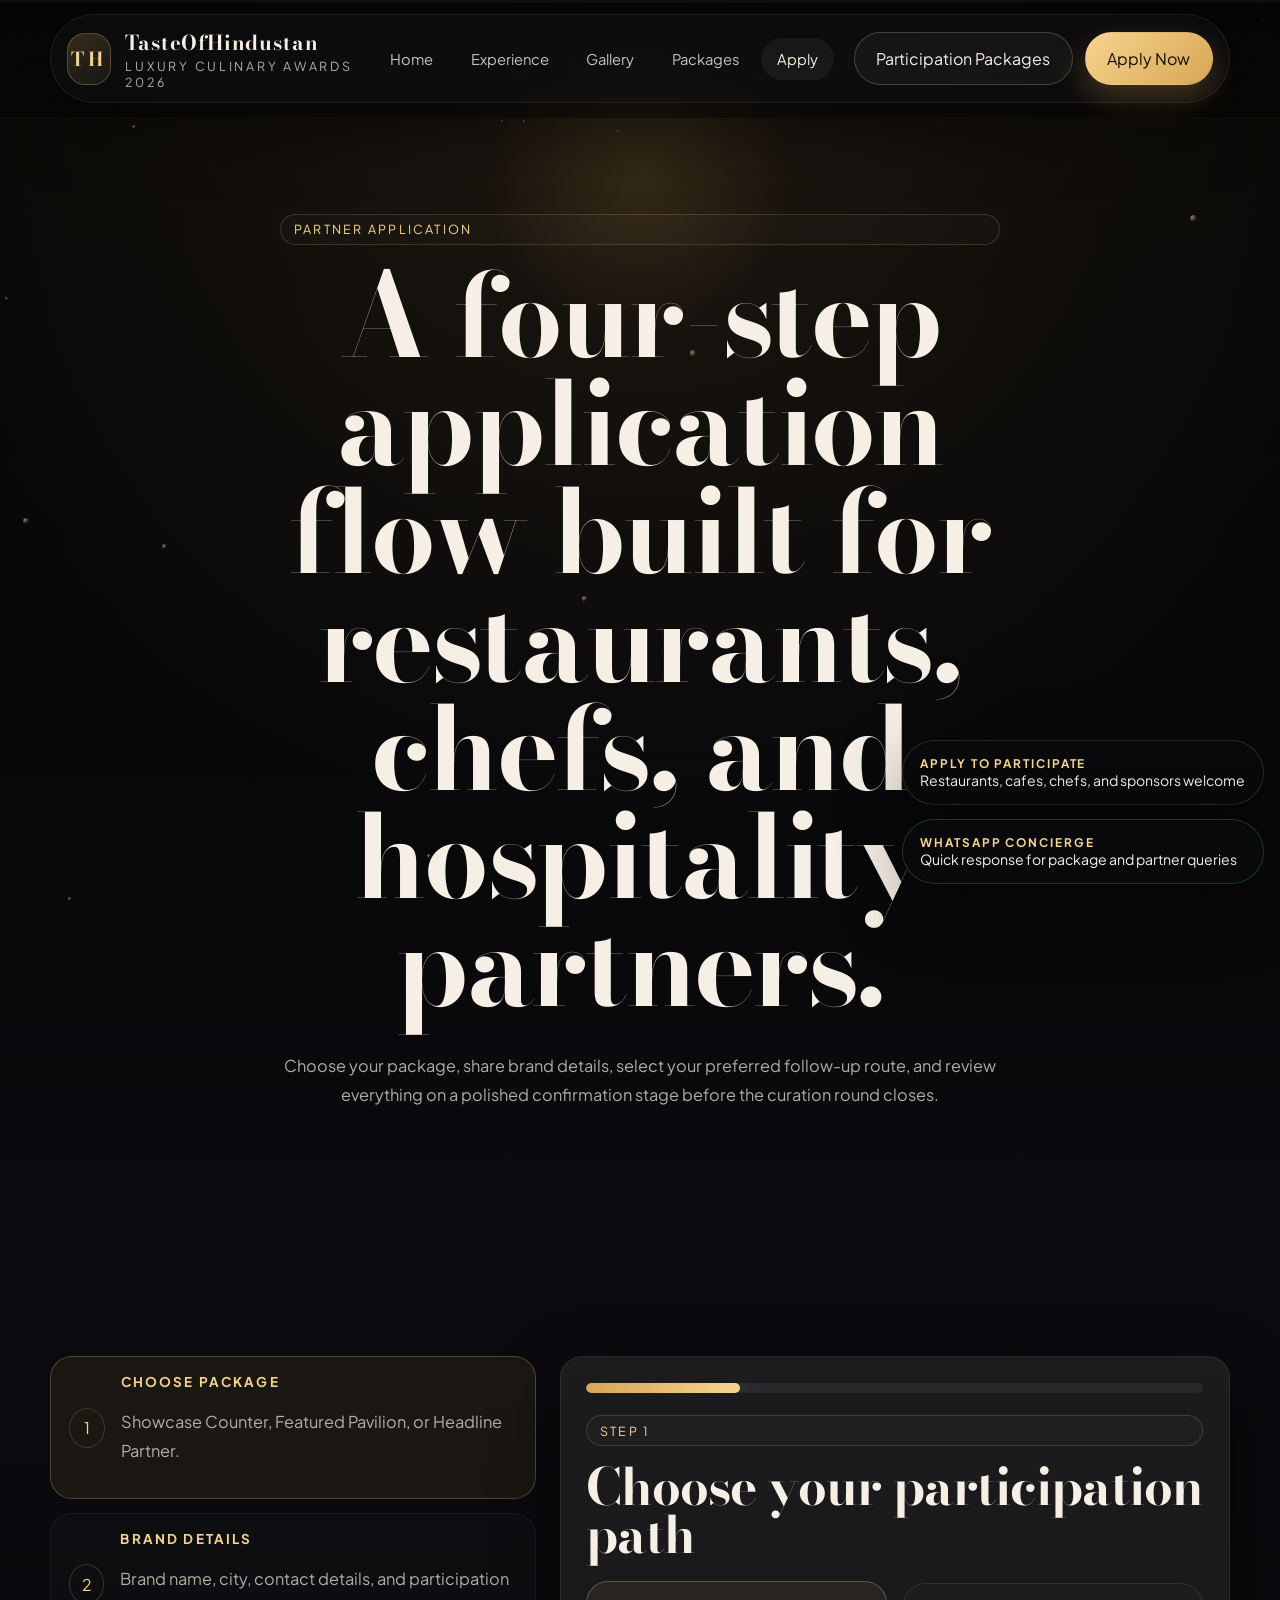
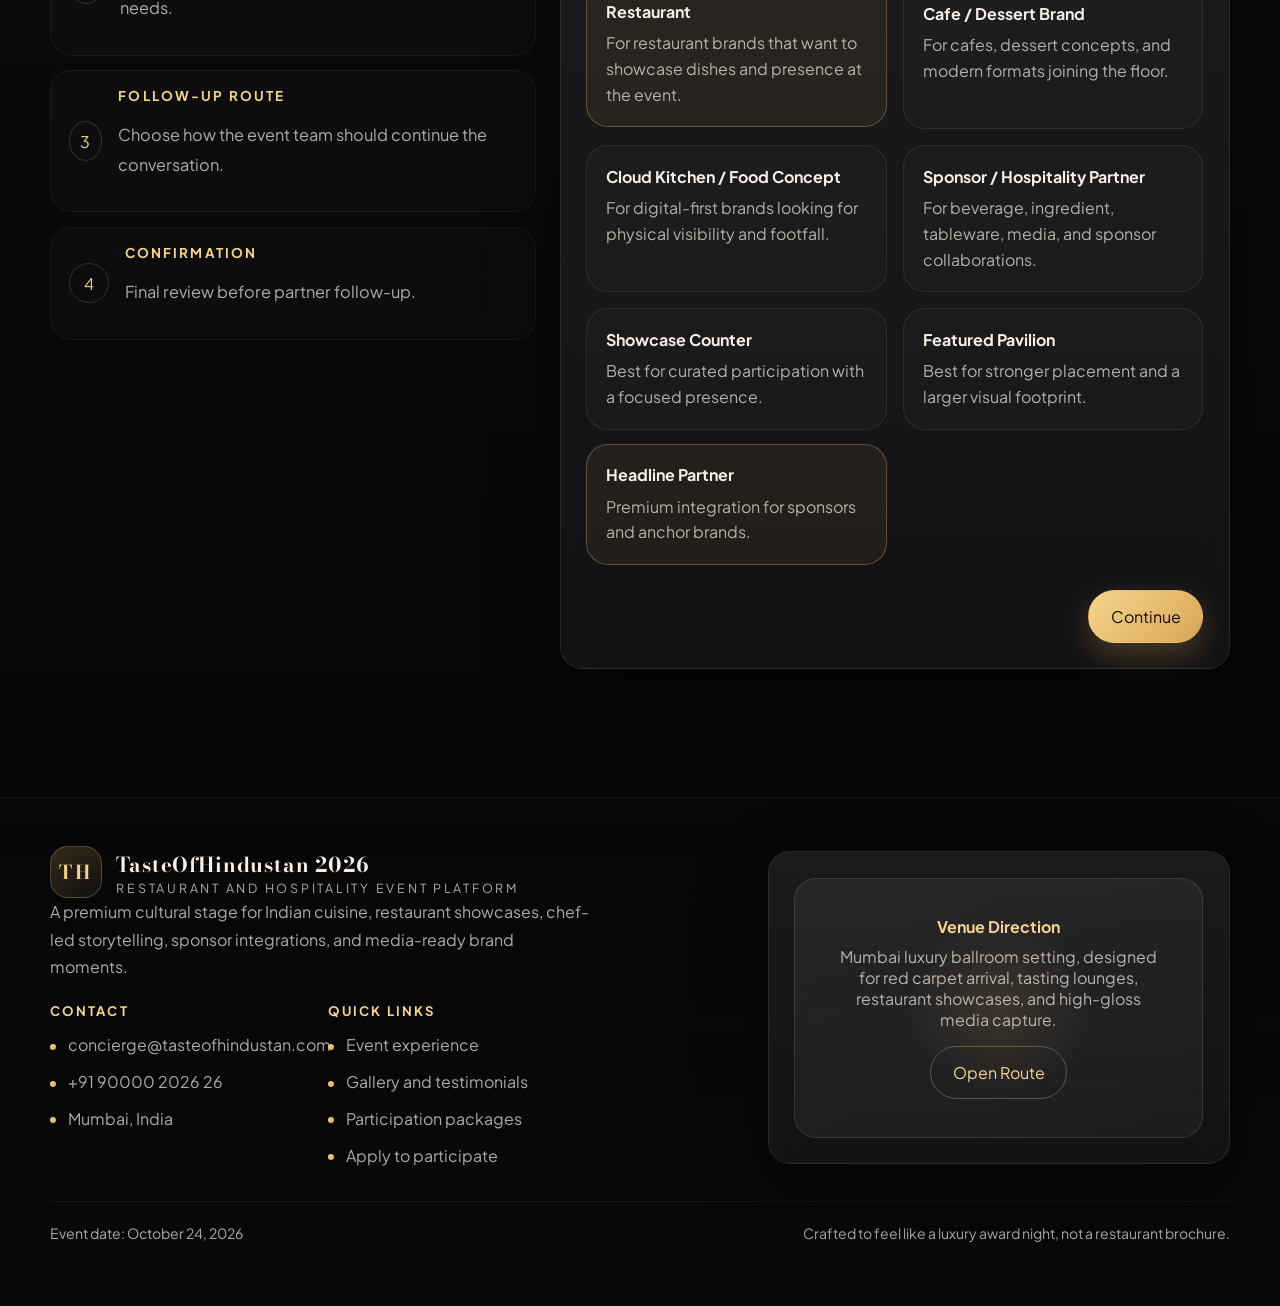
<file: apply.html>
<!DOCTYPE html>
<html lang="en">
<head>
  <meta charset="UTF-8" />
  <meta name="viewport" content="width=device-width, initial-scale=1.0" />
  <title>Apply To Participate | TasteOfHindustan 2026</title>
  <meta name="description" content="Apply for TasteOfHindustan 2026 participation in four steps: choose your package, share brand details, select your follow-up route, and confirm." />
  <link rel="stylesheet" href="assets/css/styles.css" />
</head>
<body data-page="apply">
  <div class="page-shell">
    <div class="cursor-glow" id="cursorGlow"></div>
    <div class="gold-particles" id="goldParticles"></div>
    <div class="site-progress" id="scrollProgress"></div>
    <header class="site-header" id="siteHeader"></header>

    <main>
      <section class="section">
        <div class="section-shell">
          <div class="section-heading centered reveal">
            <span class="eyebrow">Partner Application</span>
            <h1>A four-step application flow built for restaurants, chefs, and hospitality partners.</h1>
            <p>Choose your package, share brand details, select your preferred follow-up route, and review everything on a polished confirmation stage before the curation round closes.</p>
          </div>
        </div>
      </section>

      <section class="section">
        <div class="section-shell application-shell">
          <aside class="stepper reveal">
            <div class="stepper-item active"><div class="step-index">1</div><div><strong class="mini-title">Choose package</strong><p class="copy">Showcase Counter, Featured Pavilion, or Headline Partner.</p></div></div>
            <div class="stepper-item"><div class="step-index">2</div><div><strong class="mini-title">Brand details</strong><p class="copy">Brand name, city, contact details, and participation needs.</p></div></div>
            <div class="stepper-item"><div class="step-index">3</div><div><strong class="mini-title">Follow-up route</strong><p class="copy">Choose how the event team should continue the conversation.</p></div></div>
            <div class="stepper-item"><div class="step-index">4</div><div><strong class="mini-title">Confirmation</strong><p class="copy">Final review before partner follow-up.</p></div></div>
          </aside>

          <form class="form-card reveal" id="applicationForm">
            <div class="step-progress"><span></span></div>

            <div class="form-step active">
              <div class="section-heading" style="margin-bottom:1.5rem;">
                <span class="eyebrow">Step 1</span>
                <h2 style="font-size:clamp(2rem,4vw,3.2rem);">Choose your participation path</h2>
              </div>
              <div class="option-grid">
                <div class="choice-card"><input id="cat-restaurant" type="radio" name="category" value="Restaurant" checked><label for="cat-restaurant"><strong>Restaurant</strong><span>For restaurant brands that want to showcase dishes and presence at the event.</span></label></div>
                <div class="choice-card"><input id="cat-cafe" type="radio" name="category" value="Cafe / Dessert Brand"><label for="cat-cafe"><strong>Cafe / Dessert Brand</strong><span>For cafes, dessert concepts, and modern formats joining the floor.</span></label></div>
                <div class="choice-card"><input id="cat-cloud" type="radio" name="category" value="Cloud Kitchen / Food Concept"><label for="cat-cloud"><strong>Cloud Kitchen / Food Concept</strong><span>For digital-first brands looking for physical visibility and footfall.</span></label></div>
                <div class="choice-card"><input id="cat-sponsor" type="radio" name="category" value="Sponsor / Hospitality Partner"><label for="cat-sponsor"><strong>Sponsor / Hospitality Partner</strong><span>For beverage, ingredient, tableware, media, and sponsor collaborations.</span></label></div>
              </div>
              <div class="option-grid" style="margin-top:1rem;">
                <div class="choice-card"><input id="plan-standard" type="radio" name="plan" value="standard"><label for="plan-standard"><strong>Showcase Counter</strong><span>Best for curated participation with a focused presence.</span></label></div>
                <div class="choice-card"><input id="plan-gold" type="radio" name="plan" value="gold"><label for="plan-gold"><strong>Featured Pavilion</strong><span>Best for stronger placement and a larger visual footprint.</span></label></div>
                <div class="choice-card"><input id="plan-vip" type="radio" name="plan" value="vip" checked><label for="plan-vip"><strong>Headline Partner</strong><span>Premium integration for sponsors and anchor brands.</span></label></div>
              </div>
              <div class="form-actions"><span></span><button class="button" type="button" data-next-step>Continue</button></div>
            </div>

            <div class="form-step">
              <div class="section-heading" style="margin-bottom:1.5rem;">
                <span class="eyebrow">Step 2</span>
                <h2 style="font-size:clamp(2rem,4vw,3.2rem);">Share brand and contact details</h2>
              </div>
              <div class="form-grid">
                <div class="field"><label for="brand">Brand / Concept Name</label><input id="brand" name="brand" type="text" placeholder="Restaurant, cafe, cloud kitchen, or partner name" /></div>
                <div class="field"><label for="contact">Contact Person</label><input id="contact" name="contact" type="text" placeholder="Founder, manager, curator, or partner contact" /></div>
                <div class="field"><label for="email">Email</label><input id="email" name="email" type="email" placeholder="name@brand.com" /></div>
                <div class="field"><label for="phone">Phone</label><input id="phone" name="phone" type="tel" placeholder="+91" /></div>
                <div class="field"><label for="city">City</label><input id="city" name="city" type="text" placeholder="Mumbai, Delhi, Bengaluru..." /></div>
                <div class="field"><label for="website">Instagram / Social Handle</label><input id="website" name="website" type="text" placeholder="@handle or profile link" /></div>
                <div class="field full"><label for="files">Cuisine / Format / Setup Note</label><input id="files" name="files" type="text" placeholder="North Indian, dessert brand, live counter, tasting booth, sponsor activation..." /></div>
                <div class="field full"><label for="notes">What do you want from the event?</label><textarea id="notes" name="notes" placeholder="Footfall, media coverage, stage presence, partner networking, sampling, sponsor visibility, or anything the event team should know."></textarea></div>
              </div>
              <div class="form-actions"><button class="button-secondary" type="button" data-prev-step>Back</button><button class="button" type="button" data-next-step>Continue</button></div>
            </div>

            <div class="form-step">
              <div class="section-heading" style="margin-bottom:1.5rem;">
                <span class="eyebrow">Step 3</span>
                <h2 style="font-size:clamp(2rem,4vw,3.2rem);">Choose your preferred follow-up route</h2>
              </div>
              <div class="option-grid">
                <div class="choice-card"><input id="pay-invoice" type="radio" name="payment" value="Package deck" checked><label for="pay-invoice"><strong>Package deck</strong><span>Send package details and participation options by email.</span></label></div>
                <div class="choice-card"><input id="pay-upi" type="radio" name="payment" value="WhatsApp follow-up"><label for="pay-upi"><strong>WhatsApp follow-up</strong><span>Best for fast next-step coordination and quick clarifications.</span></label></div>
                <div class="choice-card"><input id="pay-card" type="radio" name="payment" value="Strategy call"><label for="pay-card"><strong>Strategy call</strong><span>Talk through placement, category fit, and package recommendations.</span></label></div>
                <div class="choice-card"><input id="pay-concierge" type="radio" name="payment" value="Sponsor discussion"><label for="pay-concierge"><strong>Sponsor discussion</strong><span>For larger integrations, co-powered visibility, and custom partnerships.</span></label></div>
              </div>
              <div class="comparison-grid" style="margin-top:1rem;">
                <article class="confirmation-card"><strong>Curation priority</strong><p>Featured zones and premium placements are easier to align earlier in the planning cycle.</p></article>
                <article class="confirmation-card"><strong>Headline Partner</strong><p>Anchor integrations are limited and usually need an earlier conversation with the event team.</p></article>
                <article class="confirmation-card"><strong>What happens next</strong><p>Your preferred route becomes the handoff point for package discussion, placement, and next-step alignment.</p></article>
              </div>
              <div class="form-actions"><button class="button-secondary" type="button" data-prev-step>Back</button><button class="button" type="button" data-next-step>Review</button></div>
            </div>

            <div class="form-step">
              <div class="section-heading" style="margin-bottom:1.5rem;">
                <span class="eyebrow">Step 4</span>
                <h2 style="font-size:clamp(2rem,4vw,3.2rem);">Review your application stage</h2>
              </div>
              <div class="confirmation-grid">
                <div class="confirmation-card"><strong>Brand</strong><span id="confirmBrand">Your Brand</span></div>
                <div class="confirmation-card"><strong>Category</strong><span id="confirmCategory">Restaurant</span></div>
                <div class="confirmation-card"><strong>Package</strong><span id="confirmPlan">Headline Partner</span></div>
                <div class="confirmation-card"><strong>City</strong><span id="confirmCity">City pending</span></div>
                <div class="confirmation-card"><strong>Follow-up</strong><span id="confirmPayment">Strategy call</span></div>
              </div>
              <ul class="form-notes" style="margin-top:1.2rem;">
                <li>Event-team follow-up can be positioned within 24 hours of submission.</li>
                <li>Featured Pavilion and Headline Partner requests can be prioritized as premium zones tighten.</li>
                <li>The site is designed so this last screen feels like a live application, not a dead-end form.</li>
              </ul>
              <div class="form-actions"><button class="button-secondary" type="button" data-prev-step>Back</button><button class="button" type="submit">Submit Application</button></div>
              <div id="submitMessage" style="margin-top:1rem;"></div>
            </div>
          </form>
        </div>
      </section>
    </main>

    <footer class="site-footer" id="siteFooter"></footer>
    <div class="floating-actions" id="floatingActions"></div>
    <div id="modalHost"></div>
    <div id="lightboxHost"></div>
  </div>
  <script src="assets/js/app.js"></script>
</body>
</html>
</file>
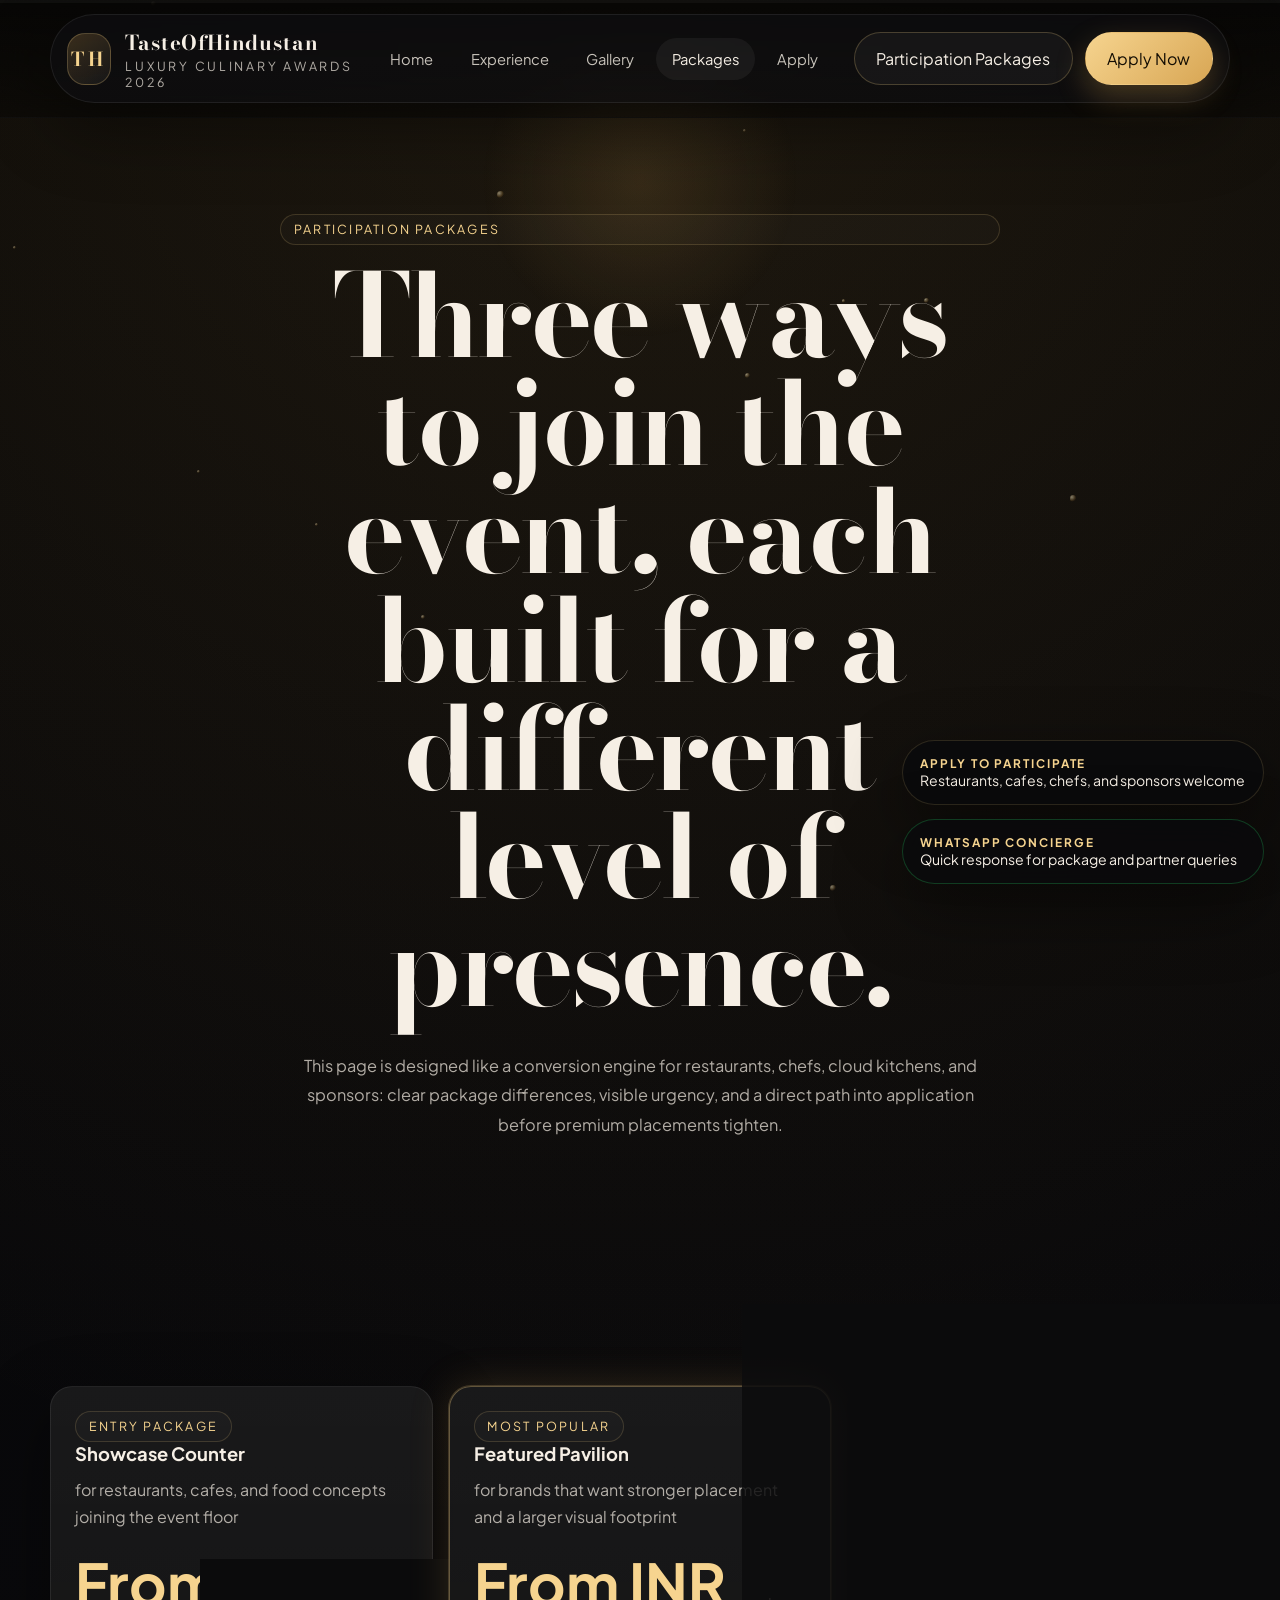
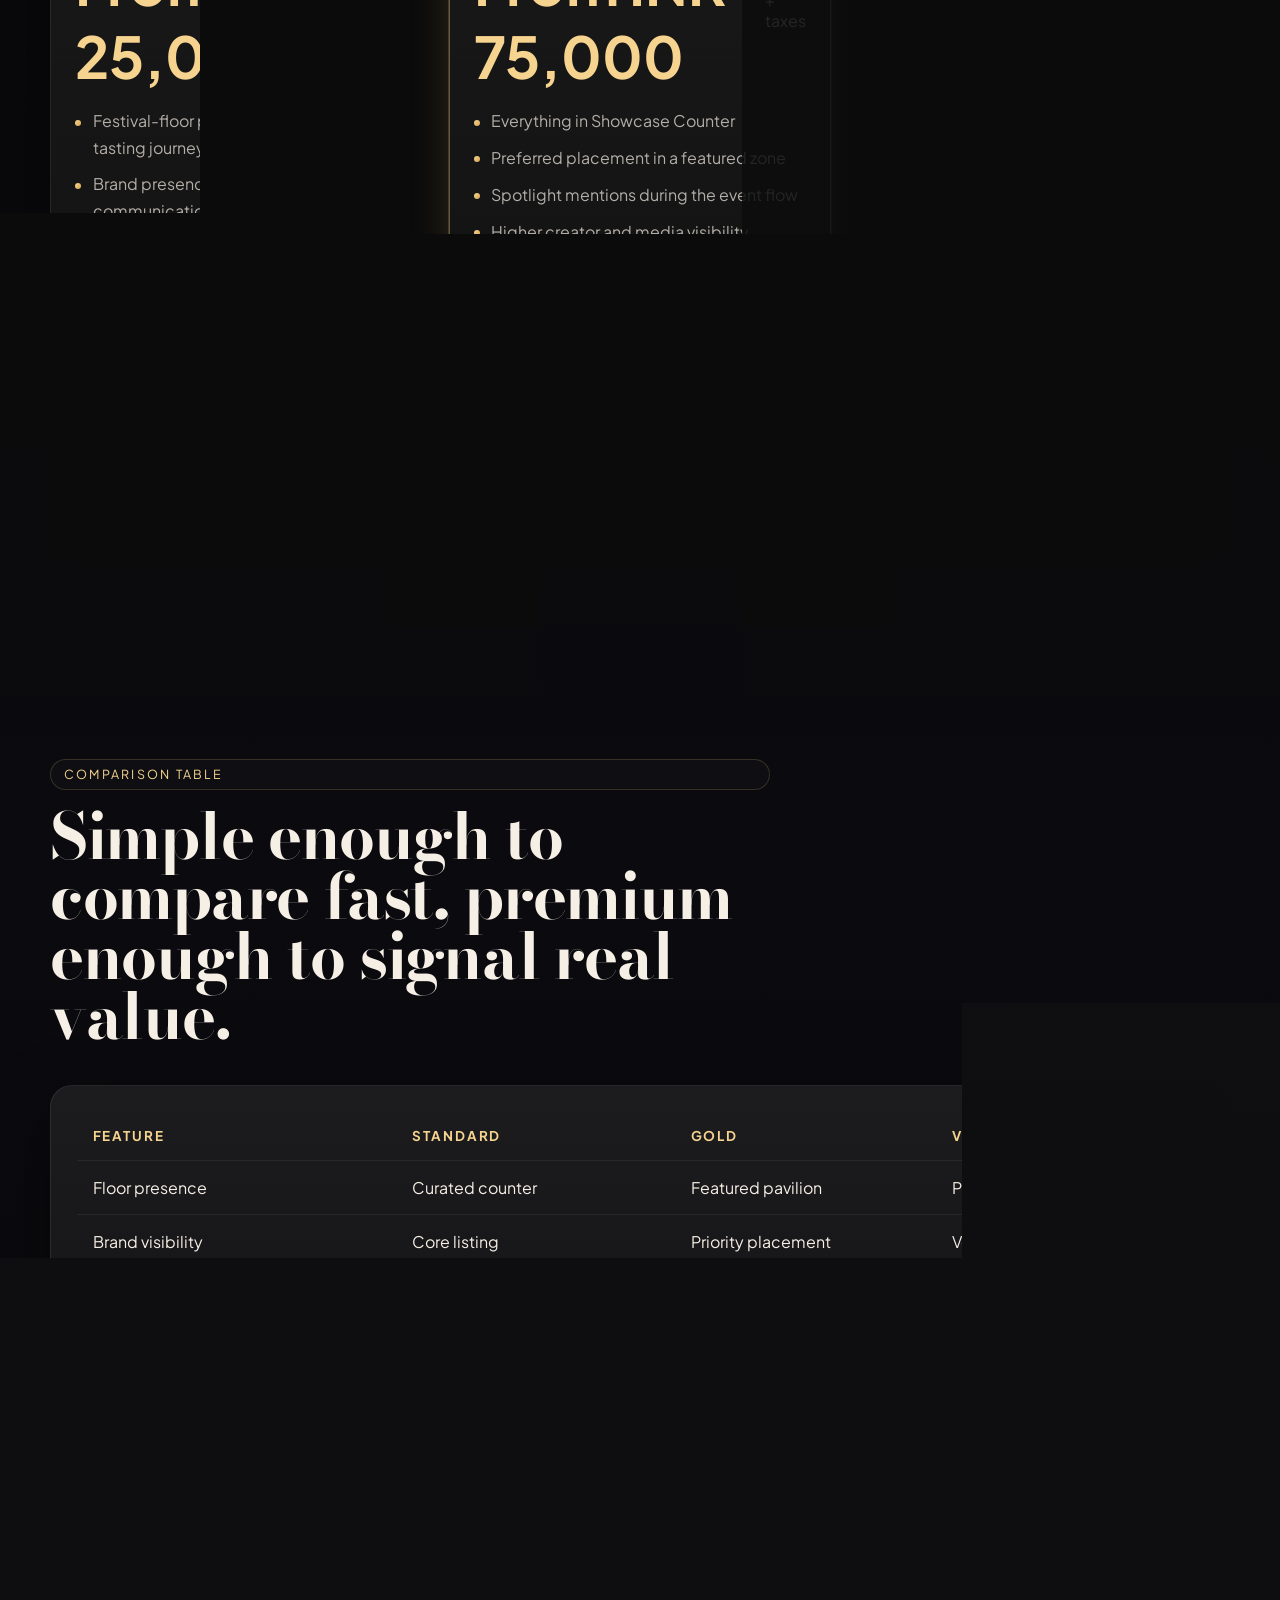
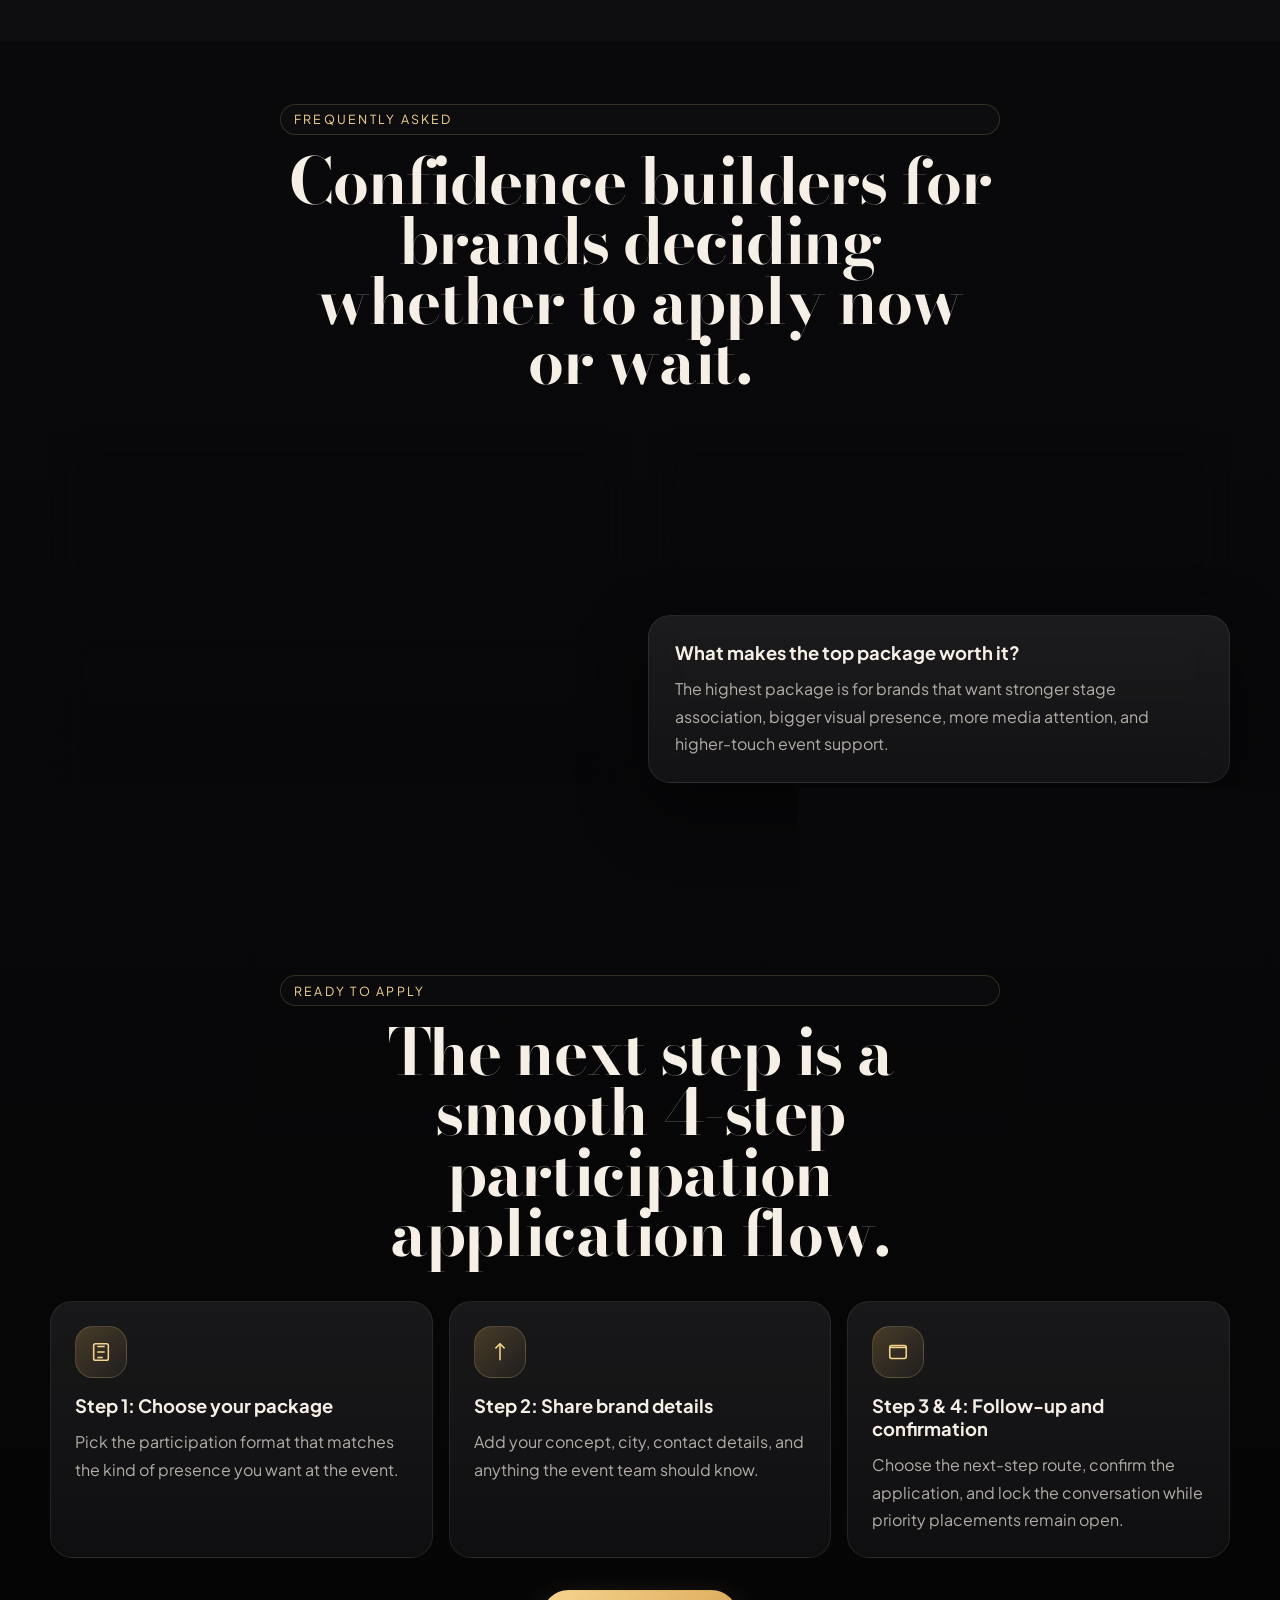
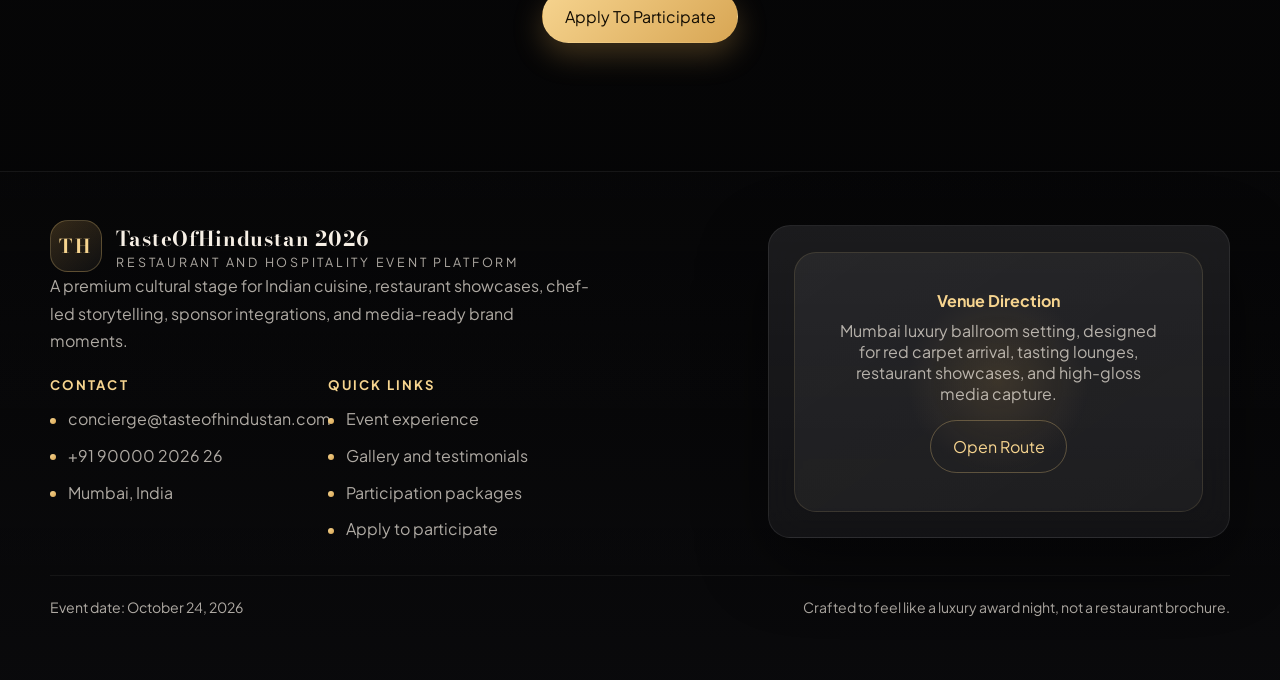
<file: packages.html>
<!DOCTYPE html>
<html lang="en">
<head>
  <meta charset="UTF-8" />
  <meta name="viewport" content="width=device-width, initial-scale=1.0" />
  <title>Participation Packages | TasteOfHindustan 2026</title>
  <meta name="description" content="Showcase Counter, Featured Pavilion, and Headline Partner participation packages for TasteOfHindustan 2026." />
  <link rel="stylesheet" href="assets/css/styles.css" />
</head>
<body data-page="packages">
  <div class="page-shell">
    <div class="cursor-glow" id="cursorGlow"></div>
    <div class="gold-particles" id="goldParticles"></div>
    <div class="site-progress" id="scrollProgress"></div>
    <header class="site-header" id="siteHeader"></header>

    <main>
      <section class="section">
        <div class="section-shell">
          <div class="section-heading centered reveal">
            <span class="eyebrow">Participation Packages</span>
            <h1>Three ways to join the event, each built for a different level of presence.</h1>
            <p>This page is designed like a conversion engine for restaurants, chefs, cloud kitchens, and sponsors: clear package differences, visible urgency, and a direct path into application before premium placements tighten.</p>
          </div>
        </div>
      </section>

      <section class="section">
        <div class="section-shell">
          <div class="pricing-grid" id="pricingCards"></div>
        </div>
      </section>

      <section class="section">
        <div class="section-shell">
          <div class="section-heading reveal">
            <span class="eyebrow">Comparison Table</span>
            <h2>Simple enough to compare fast, premium enough to signal real value.</h2>
          </div>
          <div class="comparison-card glass-panel" id="comparisonTable"></div>
        </div>
      </section>

      <section class="section">
        <div class="section-shell">
          <div class="section-heading centered reveal">
            <span class="eyebrow">Frequently Asked</span>
            <h2>Confidence builders for brands deciding whether to apply now or wait.</h2>
          </div>
          <div class="faq-grid" id="faqGrid"></div>
        </div>
      </section>

      <section class="section">
        <div class="section-shell">
          <div class="section-heading centered reveal">
            <span class="eyebrow">Ready To Apply</span>
            <h2>The next step is a smooth 4-step participation application flow.</h2>
          </div>
          <div class="comparison-grid">
            <article class="feature-card reveal"><div class="icon-badge"><svg viewBox="0 0 24 24" fill="none" stroke="currentColor" stroke-width="1.7"><path d="M8 6h8"/><path d="M8 12h8"/><path d="M8 18h6"/><rect x="4" y="3" width="16" height="18" rx="2"/></svg></div><h3>Step 1: Choose your package</h3><p>Pick the participation format that matches the kind of presence you want at the event.</p></article>
            <article class="feature-card reveal"><div class="icon-badge"><svg viewBox="0 0 24 24" fill="none" stroke="currentColor" stroke-width="1.7"><path d="M12 3v18"/><path d="m7 8 5-5 5 5"/></svg></div><h3>Step 2: Share brand details</h3><p>Add your concept, city, contact details, and anything the event team should know.</p></article>
            <article class="feature-card reveal"><div class="icon-badge"><svg viewBox="0 0 24 24" fill="none" stroke="currentColor" stroke-width="1.7"><path d="M3 7h18"/><rect x="3" y="5" width="18" height="14" rx="2"/></svg></div><h3>Step 3 & 4: Follow-up and confirmation</h3><p>Choose the next-step route, confirm the application, and lock the conversation while priority placements remain open.</p></article>
          </div>
          <div class="cta-row" style="justify-content:center;margin-top:2rem;">
            <a class="button" href="apply.html">Apply To Participate</a>
          </div>
        </div>
      </section>
    </main>

    <footer class="site-footer" id="siteFooter"></footer>
    <div class="floating-actions" id="floatingActions"></div>
    <div id="modalHost"></div>
    <div id="lightboxHost"></div>
  </div>
  <script src="assets/js/app.js"></script>
</body>
</html>
</file>
<file: assets/css/styles.css>
@import url('https://fonts.googleapis.com/css2?family=Bodoni+Moda:wght@400;500;600;700;800&family=Plus+Jakarta+Sans:wght@300;400;500;600;700;800&display=swap');

:root{
  --bg:#050505;--bg2:#0b0b0f;--panel:rgba(17,17,20,.72);--line:rgba(255,255,255,.08);
  --gold:#d8a654;--gold2:#f6d48f;--text:#f6efe5;--muted:rgba(246,239,229,.7);
  --shadow:0 24px 70px rgba(0,0,0,.45);--radius:28px;--radius-sm:18px;
  --container:min(1180px,calc(100% - 2rem));
}
*{box-sizing:border-box}html{scroll-behavior:smooth}body{margin:0;font-family:'Plus Jakarta Sans',sans-serif;color:var(--text);background:radial-gradient(circle at top,rgba(216,166,84,.12),transparent 28%),linear-gradient(180deg,var(--bg),var(--bg2) 45%,#040404);overflow-x:hidden}
body::before{content:'';position:fixed;inset:0;pointer-events:none;background-image:linear-gradient(rgba(255,255,255,.015) 1px,transparent 1px),linear-gradient(90deg,rgba(255,255,255,.015) 1px,transparent 1px);background-size:72px 72px;mask-image:radial-gradient(circle at center,black,transparent 82%);opacity:.18}
body.modal-open,body.nav-open{overflow:hidden}a{color:inherit;text-decoration:none}img,video{display:block;max-width:100%}button,input,textarea,select{font:inherit}button{cursor:pointer}
.page-shell{position:relative;isolation:isolate}
.cursor-glow{position:fixed;inset:0;pointer-events:none;z-index:1;background:radial-gradient(circle 220px at var(--glow-x,50%) var(--glow-y,20%),rgba(216,166,84,.14),transparent 72%)}
.gold-particles{position:fixed;inset:0;pointer-events:none;z-index:1;overflow:hidden}.gold-particles span{position:absolute;width:var(--size);height:var(--size);left:var(--left);top:var(--top);border-radius:999px;background:radial-gradient(circle at 30% 30%,rgba(255,241,202,.9),rgba(216,166,84,.35) 50%,transparent 72%);opacity:.55;animation:floatParticle var(--duration) linear infinite;animation-delay:var(--delay)}
@keyframes floatParticle{0%{transform:translate3d(0,0,0) scale(.8);opacity:0}15%,80%{opacity:.55}100%{transform:translate3d(0,-160px,0) scale(1.25);opacity:0}}
.site-progress{position:fixed;top:0;left:0;width:100%;height:3px;background:rgba(255,255,255,.04);z-index:60}.site-progress span{display:block;height:100%;width:0;background:linear-gradient(90deg,var(--gold),var(--gold2));box-shadow:0 0 24px rgba(216,166,84,.85)}
.site-header{position:sticky;top:0;z-index:50;padding:14px 0;background:linear-gradient(180deg,rgba(5,5,5,.82),rgba(5,5,5,.38));backdrop-filter:blur(18px);border-bottom:1px solid rgba(255,255,255,.04)}
.nav-shell{width:var(--container);margin:0 auto;display:flex;align-items:center;justify-content:space-between;gap:1.25rem;padding:.75rem 1rem;border-radius:999px;background:rgba(16,16,18,.62);border:1px solid var(--line);box-shadow:var(--shadow)}
.nav-brand,.footer-brand{display:flex;align-items:center;gap:.9rem}.nav-brand{min-width:0;flex:1 1 auto}.brand-mark{width:52px;height:52px;border-radius:18px;display:grid;place-items:center;font-family:'Bodoni Moda',serif;font-size:1.2rem;font-weight:700;letter-spacing:.18em;color:var(--gold2);background:linear-gradient(145deg,rgba(216,166,84,.22),rgba(255,255,255,.04));border:1px solid rgba(255,216,138,.24)}
.brand-copy{min-width:0}.brand-copy strong,.footer-brand strong{display:block;font-family:'Bodoni Moda',serif;font-size:1.28rem;letter-spacing:.04em}.brand-copy strong{white-space:nowrap;overflow:hidden;text-overflow:ellipsis}.brand-copy span,.footer-brand span{display:block;color:var(--muted);font-size:.78rem;letter-spacing:.22em;text-transform:uppercase}
.nav-links{display:flex;align-items:center;gap:.35rem;list-style:none;padding:0;margin:0}.nav-links a{display:inline-flex;align-items:center;justify-content:center;padding:.75rem 1rem;border-radius:999px;color:rgba(246,240,230,.8);font-size:.92rem;transition:.18s ease}.nav-links a:hover,.nav-links a.active{color:var(--text);background:rgba(255,255,255,.05)}
.nav-actions{display:flex;align-items:center;gap:.75rem;flex:0 0 auto}.mobile-toggle{width:46px;height:46px;display:none;place-items:center;border-radius:50%;border:1px solid rgba(255,216,138,.16);background:rgba(255,255,255,.02);color:var(--text)}.mobile-toggle span{width:18px;height:2px;background:currentColor;box-shadow:0 6px 0 currentColor,0 -6px 0 currentColor}
.button,.button-secondary,.button-ghost{display:inline-flex;align-items:center;justify-content:center;gap:.65rem;padding:.95rem 1.35rem;border-radius:999px;border:1px solid transparent;transition:transform .18s ease,box-shadow .18s ease,border-color .18s ease,background .18s ease}
.button{color:#130d03;background:linear-gradient(135deg,var(--gold2),var(--gold));box-shadow:0 12px 30px rgba(216,166,84,.28)}.button-secondary{color:var(--text);background:rgba(255,255,255,.04);border-color:rgba(255,216,138,.22)}.button-ghost{color:var(--gold2);background:transparent;border-color:rgba(255,216,138,.28)}.button:hover,.button-secondary:hover,.button-ghost:hover{transform:translateY(-2px)}.button.full{width:100%}
.section{position:relative;padding:6rem 0;z-index:2}.section-tight{padding:4rem 0}.section-shell{width:var(--container);margin:0 auto}
.eyebrow,.package-badge,.urgency-badge,.stat-kicker,.experience-card small{display:inline-flex;align-items:center;gap:.45rem;padding:.4rem .8rem;border-radius:999px;border:1px solid rgba(255,216,138,.16);background:rgba(255,255,255,.02);color:var(--gold2);font-size:.78rem;letter-spacing:.18em;text-transform:uppercase}
.section-heading{display:grid;gap:1rem;max-width:720px;margin-bottom:2.4rem}.section-heading.centered{text-align:center;margin-left:auto;margin-right:auto}.section-heading h1,.section-heading h2,.hero-title{margin:0;font-family:'Bodoni Moda',serif;font-weight:700;line-height:.94;letter-spacing:-.02em}.section-heading h1,.hero-title{font-size:clamp(3.5rem,9vw,7.6rem)}.section-heading h2{font-size:clamp(2.8rem,5vw,4.9rem)}.section-heading p,.hero-copy p,.copy,.story-copy p{color:var(--muted);line-height:1.8;font-size:1.02rem}
.hero{min-height:calc(100vh - 32px);display:flex;align-items:flex-end;position:relative;overflow:hidden;padding-top:5rem}.hero::before,.hero::after{content:'';position:absolute;inset:0}.hero::before{z-index:1;background:linear-gradient(180deg,rgba(5,5,5,.2),rgba(5,5,5,.82)),radial-gradient(circle at 20% 20%,rgba(216,166,84,.18),transparent 28%),radial-gradient(circle at 80% 10%,rgba(216,166,84,.1),transparent 24%)}.hero::after{z-index:2;background:linear-gradient(90deg,rgba(5,5,5,.84),rgba(5,5,5,.18) 55%,rgba(5,5,5,.64)),radial-gradient(circle at 75% 25%,rgba(246,212,143,.14),transparent 16%)}
.hero-video,.hero-fallback{position:absolute;inset:0}.hero-video{z-index:0;width:100%;height:100%;object-fit:cover;opacity:.46}.hero-fallback{z-index:0}.hero-fallback span{position:absolute;inset:0;background-size:cover;background-position:center;opacity:0;animation:heroFrames 16s ease-in-out infinite;transform:scale(1.08);filter:saturate(.92) contrast(1.06)}.hero-fallback span:nth-child(2){animation-delay:5.3s}.hero-fallback span:nth-child(3){animation-delay:10.6s}
@keyframes heroFrames{0%,20%{opacity:0;transform:scale(1.08)}25%,55%{opacity:.5;transform:scale(1)}60%,100%{opacity:0;transform:scale(.98)}}
.hero-shell{width:var(--container);margin:0 auto;position:relative;z-index:4;display:grid;grid-template-columns:1.2fr .8fr;gap:2rem;align-items:center;min-height:calc(100vh - 11rem);padding:2rem 0 4rem}.hero-copy{max-width:780px;align-self:center;padding-bottom:0}.hero-side{align-self:end}
.hero-grid{display:grid;gap:1rem;margin:1.6rem 0 2rem;grid-template-columns:repeat(3,minmax(0,1fr))}
.glass-panel,.story-card,.spotlight-card,.package-card,.faq-item,.gallery-card,.testimonial-card,.form-card,.info-panel,.hero-pill{border-radius:22px;background:linear-gradient(180deg,rgba(255,255,255,.06),rgba(255,255,255,.02)),var(--panel);border:1px solid var(--line);box-shadow:var(--shadow);backdrop-filter:blur(20px)}
.hero-pill,.countdown-card,.info-panel{padding:1.2rem}.hero-pill strong,.info-panel strong{display:block;margin-bottom:.35rem;font-size:.78rem;letter-spacing:.18em;text-transform:uppercase;color:var(--gold2)}.hero-pill span,.info-panel span{color:var(--text);font-size:.98rem}
.countdown-grid{display:grid;gap:.8rem;grid-template-columns:repeat(4,minmax(0,1fr))}.countdown-box{padding:1rem .75rem;border-radius:18px;text-align:center;border:1px solid rgba(255,216,138,.14);background:rgba(255,255,255,.02)}.countdown-box strong{display:block;font-size:1.9rem;line-height:1;color:var(--gold2)}.countdown-box span{font-size:.78rem;text-transform:uppercase;letter-spacing:.16em;color:var(--muted)}
.hero-actions,.cta-row,.story-actions,.footer-actions{display:flex;flex-wrap:wrap;gap:1rem}.hero-side{display:grid;gap:1rem}.metric-strip{display:grid;grid-template-columns:repeat(3,minmax(0,1fr));gap:1rem;margin-top:2rem}.metric-strip .info-panel strong{display:block;font-size:2rem;margin-bottom:.2rem;color:var(--gold2)}.metric-strip .info-panel span{color:var(--muted);line-height:1.5}
.hero-mini{margin-top:1.4rem;display:flex;flex-wrap:wrap;gap:.7rem}.hero-mini span{padding:.55rem .8rem;border-radius:999px;background:rgba(255,255,255,.04);border:1px solid rgba(255,255,255,.06);font-size:.82rem;color:var(--muted)}
.hero-lockup{display:grid;gap:.15em;line-height:.9}.hero-title-main{display:block;white-space:nowrap;font-size:clamp(3rem,7.2vw,6.9rem);letter-spacing:-.045em;text-shadow:0 8px 32px rgba(0,0,0,.3)}.hero-title-sub{display:block;padding-left:.08em;font-size:clamp(2.2rem,5vw,4.4rem);letter-spacing:.2em;color:var(--gold2);text-transform:uppercase}.hero-home .hero-copy p{max-width:640px}
.hero-live-row{display:flex;flex-wrap:wrap;align-items:center;gap:.8rem;margin-bottom:1.15rem}
.hero-live-pill{background:rgba(255,255,255,.06)}
.hero-live-alert{display:inline-flex;align-items:center;max-width:100%;padding:.55rem .9rem;border-radius:999px;background:rgba(216,166,84,.14);border:1px solid rgba(255,216,138,.18);font-size:.78rem;letter-spacing:.1em;line-height:1.35;text-transform:uppercase;color:var(--text);white-space:normal}
.button-pulse{animation:buttonPulse 2.2s ease-in-out infinite}
@keyframes buttonPulse{0%,100%{transform:translateY(0);box-shadow:0 12px 30px rgba(216,166,84,.28)}50%{transform:translateY(-2px);box-shadow:0 18px 42px rgba(216,166,84,.4)}}
.hero-editorial-card{padding:1.4rem 1.45rem;background:linear-gradient(140deg,rgba(216,166,84,.16),rgba(255,255,255,.03) 42%),rgba(12,12,14,.82)}.hero-editorial-card p{margin:0;color:var(--text);line-height:1.7}.hero-editorial-meta{display:flex;flex-wrap:wrap;gap:.6rem;margin-top:1rem}.hero-editorial-meta span{padding:.45rem .7rem;border-radius:999px;background:rgba(255,255,255,.04);border:1px solid rgba(255,216,138,.12);font-size:.76rem;letter-spacing:.08em;text-transform:uppercase;color:var(--muted)}
.hero-ribbons{align-items:start}.ribbon{position:relative;overflow:hidden}.ribbon::after{content:'';position:absolute;inset:auto -10% -55% auto;width:100px;height:100px;background:radial-gradient(circle,rgba(255,214,138,.16),transparent 70%)}.ribbon-a{border-radius:26px 52px 24px 34px}.ribbon-b{border-radius:44px 20px 36px 24px;transform:translateY(18px)}.ribbon-c{border-radius:28px 28px 56px 18px;transform:translateY(-8px)}
.sculpt{position:relative;overflow:hidden}.sculpt::before{content:'';position:absolute;inset:auto auto -24% -10%;width:160px;height:160px;border-radius:50%;background:radial-gradient(circle,rgba(218,163,85,.12),transparent 72%);pointer-events:none}.sculpt-a{border-radius:36px 52px 28px 42px;transform:rotate(-1.3deg)}.sculpt-b{border-radius:48px 26px 40px 24px;transform:rotate(1deg)}.sculpt-c{border-radius:58px 22px 46px 30px}.sculpt-d{border-radius:26px 58px 28px 44px}.sculpt-map{border-radius:70px 24px 58px 28px}
.hero-side .sculpt{box-shadow:0 34px 80px rgba(0,0,0,.42)}
.hero-metrics{grid-template-columns:1.05fr .9fr .82fr;align-items:end}.metric-card{padding:1.45rem 1.2rem;background:linear-gradient(180deg,rgba(255,255,255,.05),rgba(255,255,255,.01)),rgba(13,13,16,.88)}.metric-card strong{font-size:clamp(2rem,4vw,3rem)!important;letter-spacing:-.04em}.metric-card span{font-size:.94rem}.metric-card-a{border-radius:34px 26px 56px 24px;min-height:176px}.metric-card-b{border-radius:24px 54px 26px 46px;min-height:210px;transform:translateY(24px)}.metric-card-c{border-radius:52px 20px 38px 28px;min-height:162px;transform:translateY(-16px)}
.hero-side{display:block}
.hero-composition{position:relative;display:grid;gap:1rem;align-content:start;padding:1.25rem 0 .5rem}
.hero-composition::before{content:'';position:absolute;right:4%;top:8%;width:180px;height:180px;border-radius:44% 56% 58% 42%/52% 40% 60% 48%;background:radial-gradient(circle,rgba(216,166,84,.14),transparent 70%);filter:blur(6px);pointer-events:none}
.hero-note-sheet,.hero-countdown-sculpt,.hero-stat-column{position:relative;overflow:hidden;border:1px solid rgba(255,216,138,.12);box-shadow:0 28px 64px rgba(0,0,0,.34);backdrop-filter:blur(22px)}
.hero-note-sheet::before,.hero-countdown-sculpt::before,.hero-stat-column::before{content:'';position:absolute;inset:auto auto -32% -12%;width:170px;height:170px;border-radius:50%;background:radial-gradient(circle,rgba(246,212,143,.14),transparent 72%);pointer-events:none}
.hero-note-sheet{max-width:470px;margin-right:2.8rem;padding:1.8rem 1.75rem 1.5rem;background:linear-gradient(145deg,rgba(216,166,84,.14),rgba(255,255,255,.03) 34%,rgba(9,9,12,.9) 80%);border-radius:58px 22px 48px 28px/30px 54px 26px 46px;transform:rotate(-1.5deg)}
.hero-note-sheet p{margin:0;color:var(--text);font-size:1.03rem;line-height:1.58}
.hero-countdown-sculpt{width:min(430px,100%);margin:-.4rem 0 0 auto;padding:1.1rem;background:linear-gradient(180deg,rgba(255,255,255,.05),rgba(255,255,255,.02)),rgba(15,15,19,.9);border-radius:34px 52px 26px 48px/26px 30px 42px 52px;transform:translateX(24px)}
.hero-countdown-sculpt .eyebrow{margin-bottom:.85rem}
.hero-stat-columns{display:grid;grid-template-columns:1.08fr .82fr .9fr;gap:.9rem;align-items:end;margin:.45rem 0 0 1.2rem}
.hero-stat-column{padding:1.2rem 1rem;background:linear-gradient(180deg,rgba(255,255,255,.04),rgba(255,255,255,.01)),rgba(12,12,15,.9)}
.hero-stat-column strong{display:block;margin-bottom:.5rem;font-size:clamp(1.95rem,4vw,2.9rem);line-height:.92;letter-spacing:-.05em;color:var(--gold2)}
.hero-stat-column span{display:block;color:rgba(246,239,229,.78);font-size:.96rem;line-height:1.5}
.hero-stat-a{border-radius:36px 24px 60px 20px;min-height:168px}
.hero-stat-b{border-radius:24px 56px 22px 48px;min-height:214px;transform:translateY(26px)}
.hero-stat-c{border-radius:52px 20px 40px 28px;min-height:178px;transform:translateY(-10px)}
.story-grid,.guest-grid,.map-layout,.footer-grid,.trophy-shell,.application-shell{display:grid;gap:1.5rem;align-items:center}.story-grid{grid-template-columns:1.05fr .95fr}.story-copy{display:grid;gap:1rem}.story-card,.spotlight-card,.package-card,.comparison-card,.video-card,.faq-item,.testimonial-card,.location-card,.form-card,.pricing-card,.india-stage,.experience-stage{padding:1.6rem}
.story-card strong,.spotlight-card strong,.mini-title{display:block;margin-bottom:.75rem;font-size:.84rem;letter-spacing:.16em;text-transform:uppercase;color:var(--gold2)}
.story-stat-grid,.participant-grid,.feature-grid,.social-grid,.pricing-grid,.faq-grid,.timeline,.video-grid,.testimonial-grid,.comparison-grid,.benefit-grid,.footer-links{display:grid;gap:1rem}.story-stat-grid{grid-template-columns:repeat(2,minmax(0,1fr))}
.story-stat{padding:1.2rem;border-radius:18px;background:rgba(255,255,255,.02);border:1px solid rgba(255,216,138,.1)}.story-stat b{display:block;font-size:1.9rem;color:var(--gold2)}
.story-stat:nth-child(1){border-radius:30px 18px 26px 22px}
.story-stat:nth-child(2){border-radius:18px 30px 20px 30px;transform:translateY(14px)}
.story-stat:nth-child(3){border-radius:26px 22px 34px 18px}
.story-stat:nth-child(4){border-radius:20px 34px 18px 28px;transform:translateY(-10px)}
.story-quote{margin-bottom:1.1rem;padding:1.1rem 1.2rem;border-left:2px solid rgba(255,216,138,.35);background:linear-gradient(90deg,rgba(216,166,84,.08),rgba(255,255,255,.02));border-radius:0 18px 18px 0}.story-quote p{margin:0;font-family:'Bodoni Moda',serif;font-size:1.5rem;line-height:1.35;color:var(--text)}
.map-layout{grid-template-columns:.92fr 1.08fr}.india-stage{position:relative;min-height:680px;overflow:hidden;background:linear-gradient(180deg,rgba(255,255,255,.03),rgba(255,255,255,.01)),rgba(12,12,16,.84)}.india-stage::before{content:'';position:absolute;inset:6% 10%;background:radial-gradient(circle at center,rgba(216,166,84,.18),transparent 52%);filter:blur(28px)}
.india-canvas{position:relative;height:100%;min-height:620px}.india-map-art{position:absolute;inset:1% 9%;width:82%;height:96%;filter:drop-shadow(0 34px 70px rgba(0,0,0,.34))}.india-map-outline{fill:url(#indiaBodyFill);stroke:rgba(255,229,171,.48);stroke-width:4.2;stroke-linejoin:round}.india-map-kashmir{fill:rgba(228,184,102,.18)}.india-map-outline-ne{fill:rgba(210,165,84,.16)}.india-map-line{fill:none;stroke:rgba(255,232,184,.16);stroke-width:3;stroke-linecap:round}.india-island{fill:rgba(255,222,146,.54)}
.india-canvas{display:flex;align-items:center;justify-content:center;min-height:620px}
.india-map-frame{position:relative;width:min(420px,76%);aspect-ratio:541/617;display:flex;align-items:center;justify-content:center;filter:drop-shadow(0 30px 70px rgba(0,0,0,.4))}
.india-map-frame::before{content:'';position:absolute;inset:10% 12%;border-radius:42% 58% 46% 54%/52% 40% 60% 48%;background:radial-gradient(circle at center,rgba(216,166,84,.22),transparent 70%);filter:blur(24px)}
.india-map-image{position:relative;z-index:1;width:100%;height:100%;object-fit:contain;opacity:.96;filter:sepia(1) saturate(.35) hue-rotate(352deg) brightness(.72) contrast(1.18) drop-shadow(0 0 24px rgba(216,166,84,.12))}
#indiaHotspots{position:absolute;inset:0;z-index:2}
.india-hotspot{position:absolute;display:grid;gap:.35rem;justify-items:center;background:transparent;border:0;color:var(--text);transform:translate(-50%,-50%)}.india-hotspot::before{content:'';width:16px;height:16px;border-radius:50%;background:radial-gradient(circle,var(--gold2),var(--gold));box-shadow:0 0 0 8px rgba(216,166,84,.12),0 0 24px rgba(216,166,84,.5);transition:transform .18s ease}.india-hotspot span{padding:.38rem .68rem;border-radius:999px;font-size:.71rem;letter-spacing:.15em;text-transform:uppercase;background:rgba(7,7,9,.82);border:1px solid rgba(255,216,138,.16);white-space:nowrap}.india-hotspot:hover::before,.india-hotspot:focus-visible::before{transform:scale(1.08)}.india-hotspot.label-left span{transform:translateX(-34px)}.india-hotspot.label-right span{transform:translateX(34px)}.india-hotspot.label-below span{transform:translateY(16px)}.india-hotspot.label-above span{transform:translateY(-16px)}
.map-preview{display:grid;gap:1rem}.map-preview img{width:100%;aspect-ratio:1/.72;object-fit:cover;border-radius:26px 54px 24px 34px}.map-meta{display:flex;flex-wrap:wrap;gap:.75rem}.map-meta span{padding:.45rem .8rem;border-radius:999px;background:rgba(255,255,255,.04);border:1px solid rgba(255,255,255,.06);font-size:.78rem;color:var(--muted)}
.home-manifesto{align-items:start}.home-map-layout{align-items:stretch}
.participant-grid,.feature-grid,.social-grid,.pricing-grid,.benefit-grid,.video-grid,.testimonial-grid,.comparison-grid{grid-template-columns:repeat(3,minmax(0,1fr))}.faq-grid{grid-template-columns:repeat(2,minmax(0,1fr))}
.participant-card,.feature-card,.social-card,.package-card,.timeline-card{padding:1.5rem;border-radius:22px;background:linear-gradient(180deg,rgba(255,255,255,.06),rgba(255,255,255,.02)),rgba(12,12,14,.85);border:1px solid var(--line);transition:transform .2s ease,border-color .2s ease,box-shadow .2s ease}.participant-card:hover,.feature-card:hover,.social-card:hover,.package-card:hover{transform:translateY(-4px);border-color:rgba(255,216,138,.24);box-shadow:0 24px 50px rgba(0,0,0,.45)}
.participant-card:nth-child(1){border-radius:44px 24px 54px 20px}.participant-card:nth-child(2){border-radius:22px 56px 28px 40px;transform:translateY(18px)}.participant-card:nth-child(3){border-radius:34px 30px 52px 24px}.participant-card:nth-child(4){border-radius:56px 18px 38px 28px}.participant-card:nth-child(5){border-radius:24px 48px 22px 54px;transform:translateY(-12px)}.participant-card:nth-child(6){border-radius:42px 24px 46px 26px}
.icon-badge{width:52px;height:52px;border-radius:18px;display:grid;place-items:center;margin-bottom:1rem;color:var(--gold2);background:linear-gradient(135deg,rgba(216,166,84,.26),rgba(255,255,255,.04));border:1px solid rgba(255,216,138,.18)}.icon-badge svg{width:22px;height:22px}
.participant-card h3,.feature-card h3,.social-card h3,.package-card h3,.timeline-card h3,.video-card h3,.testimonial-card h3,.faq-item h3{margin:0 0 .7rem;font-size:1.15rem}.participant-card p,.feature-card p,.social-card p,.package-card p,.timeline-card p,.video-card p,.testimonial-card p,.faq-item p,.footer-copy p{margin:0;color:var(--muted);line-height:1.7}
.hero-impact-title{gap:.08em}
.hero-impact-title .hero-title-main{white-space:normal;font-size:clamp(3.8rem,8.4vw,7.8rem)}
.hero-title-second{display:block;font-family:'Bodoni Moda',serif;font-size:clamp(3.1rem,7.5vw,6.8rem);line-height:.84;letter-spacing:-.05em;color:var(--gold2);text-shadow:0 8px 32px rgba(0,0,0,.26)}
.hero-poster-stack{position:relative;display:grid;grid-template-columns:repeat(3,minmax(0,1fr));gap:.7rem;margin:1rem 0 0 1.2rem}
.hero-poster{position:relative;min-height:140px;border-radius:28px;overflow:hidden;background-size:cover;background-position:center;border:1px solid rgba(255,255,255,.08);box-shadow:0 24px 54px rgba(0,0,0,.28)}
.hero-poster::before{content:'';position:absolute;inset:0;background:linear-gradient(180deg,rgba(6,6,8,.12),rgba(6,6,8,.86)),linear-gradient(145deg,rgba(216,166,84,.18),transparent 40%)}
.hero-poster span{position:absolute;left:.9rem;bottom:.85rem;z-index:1;padding:.38rem .7rem;border-radius:999px;background:rgba(7,7,9,.7);border:1px solid rgba(255,216,138,.12);font-size:.72rem;letter-spacing:.14em;text-transform:uppercase}
.poster-a{transform:rotate(-5deg) translateY(10px)}
.poster-b{transform:translateY(-8px)}
.poster-c{transform:rotate(4deg) translateY(16px)}
.hero-marquee{position:absolute;left:0;right:0;bottom:0;z-index:5;overflow:hidden;border-top:1px solid rgba(255,216,138,.14);background:rgba(5,5,7,.72);backdrop-filter:blur(14px)}
.hero-marquee-track{display:flex;gap:2.2rem;min-width:max-content;padding:.9rem 1.5rem;animation:heroMarquee 24s linear infinite}
.hero-marquee-track span{display:inline-flex;align-items:center;gap:.65rem;white-space:nowrap;font-size:.86rem;letter-spacing:.18em;text-transform:uppercase;color:rgba(246,239,229,.78)}
.hero-marquee-track span::before{content:'';width:8px;height:8px;border-radius:50%;background:linear-gradient(135deg,var(--gold2),var(--gold));box-shadow:0 0 10px rgba(216,166,84,.55)}
@keyframes heroMarquee{0%{transform:translateX(0)}100%{transform:translateX(-50%)}}
.story-scroll-section{padding-top:5.2rem}
.story-scroll-layout{display:grid;grid-template-columns:.78fr 1.22fr;gap:1.2rem;align-items:start}
.story-anchor{padding:1.8rem;border-radius:42px 22px 56px 22px;position:sticky;top:7rem}
.story-anchor-quote{margin:0;font-family:'Bodoni Moda',serif;font-size:2rem;line-height:1.18;color:var(--text)}
.story-anchor-list{display:flex;flex-wrap:wrap;gap:.65rem;margin-top:1.35rem}
.story-anchor-list span{padding:.55rem .82rem;border-radius:999px;background:rgba(255,255,255,.03);border:1px solid rgba(255,216,138,.12);color:var(--muted);font-size:.82rem}
.chapter-grid{display:grid;grid-template-columns:repeat(3,minmax(0,1fr));gap:1rem}
.chapter-card{position:relative;min-height:420px;border-radius:36px;overflow:hidden;background-size:cover;background-position:center;box-shadow:var(--shadow);border:1px solid rgba(255,255,255,.06)}
.chapter-card:nth-child(1){border-radius:54px 24px 42px 24px}
.chapter-card:nth-child(2){border-radius:26px 54px 22px 46px;transform:translateY(22px)}
.chapter-card:nth-child(3){border-radius:42px 24px 54px 20px}
.chapter-overlay{position:absolute;inset:0;background:linear-gradient(180deg,rgba(5,5,5,.08),rgba(5,5,5,.9)),linear-gradient(145deg,rgba(216,166,84,.16),transparent 42%)}
.chapter-copy{position:relative;z-index:1;display:flex;flex-direction:column;justify-content:flex-end;height:100%;padding:1.45rem}
.chapter-copy small{display:inline-flex;align-items:center;width:max-content;padding:.4rem .8rem;border-radius:999px;background:rgba(255,255,255,.03);border:1px solid rgba(255,216,138,.16);letter-spacing:.18em;text-transform:uppercase;color:var(--gold2);font-size:.74rem}
.chapter-copy h3{margin:1rem 0 .7rem;font-size:2rem;font-family:'Bodoni Moda',serif}
.chapter-copy p{margin:0;color:rgba(246,239,229,.82);line-height:1.72}
.chapter-note-row{display:flex;flex-wrap:wrap;gap:.55rem;margin-top:1rem}
.chapter-note-row span{padding:.45rem .7rem;border-radius:999px;background:rgba(7,7,9,.74);border:1px solid rgba(255,216,138,.12);font-size:.74rem;color:rgba(246,239,229,.74)}
.chapter-button{margin-top:1.2rem;width:max-content}
.vendor-grid{display:grid;grid-template-columns:repeat(3,minmax(0,1fr));gap:1rem}
.vendor-card{padding:1.45rem;border-radius:26px;background:linear-gradient(180deg,rgba(255,255,255,.05),rgba(255,255,255,.02)),rgba(10,10,12,.9);border:1px solid rgba(255,255,255,.07);box-shadow:var(--shadow);transition:transform .2s ease,border-color .2s ease}
.vendor-card:hover{transform:translateY(-4px);border-color:rgba(255,216,138,.24)}
.vendor-card:nth-child(1){border-radius:40px 20px 48px 18px}
.vendor-card:nth-child(2){border-radius:20px 44px 18px 40px}
.vendor-card:nth-child(3){border-radius:36px 24px 42px 20px}
.vendor-card:nth-child(4){border-radius:22px 42px 18px 46px}
.vendor-card:nth-child(5){border-radius:48px 18px 36px 22px}
.vendor-card:nth-child(6){border-radius:24px 34px 20px 48px}
.vendor-head{display:grid;gap:.55rem;margin-bottom:1rem}
.vendor-head strong{display:block;font-family:'Bodoni Moda',serif;font-size:2rem;color:var(--text)}
.proof-wall-section{padding-top:5.2rem}
.proof-wall{display:grid;grid-template-columns:1.05fr .95fr;gap:1rem;align-items:stretch}
.proof-cinema{position:relative;min-height:540px;border-radius:40px 24px 52px 24px;overflow:hidden;border:1px solid rgba(255,255,255,.07);box-shadow:var(--shadow)}
.proof-cinema video{position:absolute;inset:0;width:100%;height:100%;object-fit:cover;filter:saturate(.95) contrast(1.05)}
.proof-cinema::before{content:'';position:absolute;inset:0;background:linear-gradient(180deg,rgba(4,4,6,.08),rgba(4,4,6,.9)),linear-gradient(145deg,rgba(216,166,84,.16),transparent 40%)}
.proof-cinema-copy{position:absolute;left:1.4rem;right:1.4rem;bottom:1.4rem;z-index:1;padding:1.2rem 1.25rem;border-radius:28px;background:rgba(10,10,12,.68);border:1px solid rgba(255,216,138,.14);backdrop-filter:blur(20px)}
.proof-cinema-copy h3{margin:.75rem 0 .8rem;font-size:2.25rem;font-family:'Bodoni Moda',serif;line-height:1.02}
.proof-cinema-copy p{margin:0 0 1rem;color:rgba(246,239,229,.78);line-height:1.7}
.proof-stack{display:grid;gap:1rem}
.proof-quote-card{padding:1.45rem;border-radius:30px;background:linear-gradient(180deg,rgba(255,255,255,.05),rgba(255,255,255,.02)),rgba(10,10,12,.92);border:1px solid rgba(255,255,255,.07);box-shadow:var(--shadow)}
.proof-quote-card:nth-child(1){border-radius:42px 20px 30px 22px}
.proof-quote-card:nth-child(2){border-radius:20px 42px 22px 34px}
.proof-quote-card:nth-child(3){border-radius:30px 24px 44px 20px}
.proof-quote-card h3{margin:.9rem 0 .7rem;font-size:1.55rem;font-family:'Bodoni Moda',serif}
.proof-quote-card p{margin:0 0 1rem;color:var(--muted);line-height:1.72}
.proof-reel-grid{display:grid;grid-template-columns:repeat(3,minmax(0,1fr));gap:1rem;margin-top:1rem}
.proof-reel-card{position:relative;overflow:hidden;border-radius:30px;min-height:240px;border:1px solid rgba(255,255,255,.06);box-shadow:var(--shadow)}
.proof-reel-card button{width:100%;height:100%;padding:0;border:0;background:transparent;color:inherit}
.proof-reel-card img{position:absolute;inset:0;width:100%;height:100%;object-fit:cover;transition:transform .35s ease,filter .35s ease}
.proof-reel-card button::after{content:'';position:absolute;inset:0;background:linear-gradient(180deg,rgba(6,6,8,.12),rgba(6,6,8,.88)),linear-gradient(145deg,rgba(216,166,84,.16),transparent 38%)}
.proof-reel-card:hover img{transform:scale(1.05);filter:saturate(1.08)}
.proof-reel-copy{position:absolute;left:1rem;right:1rem;bottom:1rem;z-index:1}
.proof-reel-copy strong{display:block;margin-bottom:.35rem;font-size:1.1rem}
.proof-reel-copy span{display:block;color:rgba(246,239,229,.76);line-height:1.55}
.vendor-head span{display:block;color:var(--gold2);letter-spacing:.16em;text-transform:uppercase;font-size:.75rem}
.vendor-head small{display:inline-flex;width:max-content;padding:.38rem .72rem;border-radius:999px;background:rgba(255,255,255,.03);border:1px solid rgba(255,216,138,.12);color:rgba(246,239,229,.75);font-size:.78rem}
.vendor-link{margin-top:1rem;width:max-content}
.gallery-preview-section{padding-top:5rem}
.gallery-preview-grid{display:grid;grid-template-columns:1.1fr .9fr .9fr;gap:1rem}
.preview-shot{position:relative;overflow:hidden;border-radius:32px;min-height:280px;border:1px solid rgba(255,255,255,.06);box-shadow:var(--shadow)}
.preview-shot-lg{grid-row:span 2;min-height:580px;border-radius:54px 24px 40px 26px}
.preview-shot button{position:relative;width:100%;height:100%;padding:0;border:0;background:transparent;color:inherit}
.preview-shot img{position:absolute;inset:0;width:100%;height:100%;object-fit:cover;transition:transform .4s ease,filter .4s ease}
.preview-shot button::after{content:'';position:absolute;inset:0;background:linear-gradient(180deg,rgba(6,6,8,.06),rgba(6,6,8,.86)),linear-gradient(145deg,rgba(216,166,84,.18),transparent 38%)}
.preview-shot:hover img{transform:scale(1.05);filter:saturate(1.06)}
.preview-shot-copy{position:absolute;left:1.1rem;right:1.1rem;bottom:1.1rem;z-index:1;padding:1rem 1.05rem;border-radius:24px;background:rgba(10,10,12,.72);border:1px solid rgba(255,216,138,.14);backdrop-filter:blur(20px)}
.preview-shot-copy strong{display:block;margin-bottom:.35rem;font-size:1.1rem}
.preview-shot-copy span{display:block;color:var(--muted);line-height:1.55}
.instagram-grid{display:grid;grid-template-columns:repeat(3,minmax(0,1fr));gap:1rem}
.instagram-card{padding:1.35rem;border-radius:28px;background:linear-gradient(180deg,rgba(255,255,255,.05),rgba(255,255,255,.02)),rgba(11,11,14,.9);border:1px solid rgba(255,255,255,.07);box-shadow:var(--shadow);position:relative;overflow:hidden}
.instagram-card::before{content:'';position:absolute;inset:auto -12% -34% auto;width:180px;height:180px;border-radius:50%;background:radial-gradient(circle,rgba(216,166,84,.14),transparent 70%)}
.instagram-head{display:flex;align-items:center;justify-content:space-between;gap:1rem;margin-bottom:1rem}
.instagram-head strong{font-size:.95rem;color:var(--text)}
.instagram-head span{padding:.35rem .7rem;border-radius:999px;background:rgba(255,255,255,.03);border:1px solid rgba(255,216,138,.12);font-size:.72rem;letter-spacing:.12em;text-transform:uppercase;color:var(--gold2)}
.instagram-card p{position:relative;margin:0 0 1rem;color:rgba(246,239,229,.86);line-height:1.7}
.instagram-card small{position:relative;color:var(--muted);letter-spacing:.08em}
.ticket-section{padding-top:5rem}
.ticket-grid{display:grid;grid-template-columns:repeat(3,minmax(0,1fr));gap:1rem}
.ticket-card{padding:1.6rem;border-radius:28px;background:linear-gradient(180deg,rgba(255,255,255,.06),rgba(255,255,255,.02)),rgba(10,10,12,.92);border:1px solid rgba(255,255,255,.07);box-shadow:var(--shadow)}
.ticket-card.highlight{border-color:rgba(255,216,138,.34);box-shadow:0 0 0 1px rgba(255,216,138,.18),0 0 42px rgba(216,166,84,.2)}
.ticket-head h3{margin:.85rem 0 0;font-size:2rem;font-family:'Bodoni Moda',serif}
.ticket-price{margin:1rem 0 .5rem;font-size:clamp(2.2rem,5vw,3.2rem);font-family:'Bodoni Moda',serif;color:var(--gold2)}
.ticket-note{margin:0 0 1.1rem;color:var(--muted);line-height:1.65}
.ticket-callout{margin-top:1.5rem;padding:1.6rem;border-radius:38px;display:grid;grid-template-columns:1.15fr .85fr auto;gap:1rem;align-items:center}
.ticket-note-list{display:flex;flex-wrap:wrap;gap:.65rem}
.ticket-note-list span{padding:.5rem .8rem;border-radius:999px;background:rgba(255,255,255,.03);border:1px solid rgba(255,216,138,.12);font-size:.8rem;color:rgba(246,239,229,.78)}
.guest-grid{grid-template-columns:.92fr 1.08fr}.guest-stage{position:relative;min-height:600px;border-radius:28px;overflow:hidden;background:linear-gradient(180deg,rgba(255,255,255,.04),rgba(255,255,255,.02)),linear-gradient(140deg,rgba(216,166,84,.08),transparent 40%),rgba(8,8,10,.92);border:1px solid var(--line)}.guest-stage::before{content:'';position:absolute;inset:auto 12% 15% 12%;height:48%;background:radial-gradient(circle at center,rgba(246,212,143,.2),transparent 60%);filter:blur(18px)}
.guest-halo{position:absolute;inset:7% 18% 12%;border-radius:999px;background:radial-gradient(circle at center,rgba(246,212,143,.3),rgba(216,166,84,.1) 45%,transparent 72%);filter:blur(12px)}.guest-portrait{position:absolute;inset:12% 18% 14%;display:grid;place-items:center;text-align:center;background:linear-gradient(180deg,rgba(255,255,255,.02),rgba(255,255,255,0)),radial-gradient(circle at top,rgba(255,216,138,.18),transparent 40%)}.guest-portrait::before{content:'';width:68%;aspect-ratio:.7;border-radius:38% 38% 45% 45% / 30% 30% 55% 55%;background:radial-gradient(circle at 50% 25%,rgba(246,212,143,.18),transparent 20%),linear-gradient(180deg,rgba(246,212,143,.24),rgba(255,255,255,.05));border:1px solid rgba(255,216,138,.15)}
.guest-monogram{position:absolute;top:36%;font-family:'Bodoni Moda',serif;font-size:clamp(4rem,8vw,6rem);color:var(--gold2);letter-spacing:.1em}.guest-caption{position:absolute;bottom:12%;padding:.9rem 1.1rem;border-radius:999px;background:rgba(10,10,12,.84);border:1px solid rgba(255,216,138,.16);letter-spacing:.2em;text-transform:uppercase;font-size:.72rem}
.spotlight-list{display:grid;gap:.85rem;margin-top:1.4rem}.spotlight-list div{padding:1rem 1rem 1rem 1.1rem;border-left:2px solid rgba(255,216,138,.3);background:rgba(255,255,255,.02);border-radius:0 18px 18px 0}
.experience-stage{overflow:hidden}.experience-rail{display:grid;grid-auto-flow:column;grid-auto-columns:minmax(280px,360px);gap:1rem;overflow-x:auto;padding-bottom:.5rem;scroll-snap-type:x mandatory}.experience-rail::-webkit-scrollbar{height:8px}.experience-rail::-webkit-scrollbar-thumb{background:rgba(216,166,84,.3);border-radius:999px}
.experience-card{position:relative;min-height:360px;scroll-snap-align:start;padding:1.5rem;border-radius:28px;overflow:hidden;border:1px solid var(--line);background-size:cover;background-position:center;box-shadow:var(--shadow)}.experience-card::before{content:'';position:absolute;inset:0;background:linear-gradient(180deg,rgba(5,5,5,.05),rgba(5,5,5,.86)),linear-gradient(140deg,rgba(216,166,84,.16),transparent 55%)}.experience-card>*{position:relative;z-index:1}.experience-card h3{margin:1rem 0 .85rem;font-size:1.45rem}
.experience-card ul,.package-features,.footer-list,.form-notes{margin:0;padding:0;list-style:none}.experience-card li,.package-features li,.footer-list li,.form-notes li{position:relative;padding-left:1.1rem;margin-top:.65rem;color:var(--muted);line-height:1.65}.experience-card li::before,.package-features li::before,.footer-list li::before,.form-notes li::before{content:'';position:absolute;left:0;top:.72rem;width:6px;height:6px;border-radius:50%;background:linear-gradient(135deg,var(--gold2),var(--gold))}
.trophy-shell{grid-template-columns:.96fr 1.04fr}.trophy-stage{position:relative;min-height:520px;border-radius:28px;overflow:hidden;background:radial-gradient(circle at center,rgba(246,212,143,.2),transparent 36%),linear-gradient(180deg,rgba(255,255,255,.03),rgba(255,255,255,.01)),rgba(10,10,12,.92);border:1px solid var(--line)}.trophy-stage::before{content:'';position:absolute;inset:auto 16% 6%;height:18%;background:radial-gradient(circle at center,rgba(216,166,84,.22),transparent 60%)}.trophy-stage model-viewer,.trophy-fallback{width:100%;height:520px;background:transparent}.trophy-fallback{display:none;align-items:center;justify-content:center;color:var(--gold2);font-family:'Bodoni Moda',serif;font-size:1.5rem;letter-spacing:.1em}
.timeline{grid-template-columns:repeat(3,minmax(0,1fr));margin-top:1.4rem}.timeline-card{padding:1.3rem;border-radius:22px;background:rgba(255,255,255,.03);border:1px solid rgba(255,216,138,.12)}.timeline-time{display:block;margin-bottom:.8rem;color:var(--gold2);letter-spacing:.16em;text-transform:uppercase;font-size:.76rem}
.gallery-shell{display:grid;gap:1.25rem}.gallery-filters{display:flex;flex-wrap:wrap;gap:.75rem}.gallery-filter{padding:.8rem 1rem;border-radius:999px;border:1px solid rgba(255,216,138,.14);background:rgba(255,255,255,.02);color:var(--muted)}.gallery-filter.active{color:#130d03;background:linear-gradient(135deg,var(--gold2),var(--gold))}
.gallery-grid{columns:3 280px;column-gap:1.15rem}.gallery-card{display:block;width:100%;margin-bottom:1.15rem;padding:0;overflow:hidden;position:relative}.gallery-card button{width:100%;border:0;background:transparent;padding:0;color:inherit}.gallery-card img{width:100%;height:auto;transition:transform .3s ease,filter .3s ease}.gallery-card:hover img{transform:scale(1.05);filter:saturate(1.08)}.gallery-overlay{position:absolute;inset:auto 1rem 1rem;padding:.9rem 1rem;border-radius:22px;background:rgba(10,10,12,.7);backdrop-filter:blur(16px);border:1px solid rgba(255,216,138,.14)}.gallery-overlay strong{display:block;margin-bottom:.3rem}
.video-poster{border-radius:22px;overflow:hidden;aspect-ratio:1/.7}.video-poster img{width:100%;height:100%;object-fit:cover}.social-card strong{display:block;font-size:2rem;margin-bottom:.3rem;color:var(--gold2)}
.package-card{position:relative}.package-card.highlight{border-color:rgba(255,216,138,.34);box-shadow:0 0 0 1px rgba(255,216,138,.18),0 0 40px rgba(216,166,84,.18)}.package-header{display:flex;align-items:start;justify-content:space-between;gap:1rem}.package-price{margin:1rem 0;display:flex;align-items:baseline;gap:.5rem}.package-price strong{font-size:clamp(2.4rem,5vw,3.6rem);color:var(--gold2)}.package-price span{color:var(--muted)}.urgency-badge{margin-top:1rem}
.comparison-card{overflow-x:auto}.comparison-table{width:100%;border-collapse:collapse}.comparison-table th,.comparison-table td{padding:1rem;text-align:left;border-bottom:1px solid rgba(255,255,255,.06)}.comparison-table th{color:var(--gold2);font-size:.84rem;letter-spacing:.14em;text-transform:uppercase}.comparison-table td:first-child{color:var(--text);min-width:240px}
.application-shell{grid-template-columns:.84fr 1.16fr;align-items:start}.stepper{display:grid;gap:.9rem}.stepper-item{display:flex;align-items:center;gap:1rem;padding:1rem 1.1rem;border-radius:22px;background:rgba(255,255,255,.02);border:1px solid rgba(255,255,255,.05)}.step-index{width:40px;height:40px;display:grid;place-items:center;border-radius:50%;border:1px solid rgba(255,216,138,.16);color:var(--gold2)}.stepper-item.active{border-color:rgba(255,216,138,.24);background:rgba(216,166,84,.08)}
.step-progress{width:100%;height:10px;margin-bottom:1.4rem;border-radius:999px;background:rgba(255,255,255,.05);overflow:hidden}.step-progress span{display:block;width:25%;height:100%;border-radius:inherit;background:linear-gradient(90deg,var(--gold),var(--gold2));box-shadow:0 0 30px rgba(216,166,84,.4);transition:width .22s ease}
.form-step{display:none;animation:fadeStep .28s ease}.form-step.active{display:block}@keyframes fadeStep{from{opacity:0;transform:translateY(12px)}to{opacity:1;transform:translateY(0)}}
.form-grid,.checkout-grid,.confirmation-grid,.option-grid{display:grid;gap:1rem;grid-template-columns:repeat(2,minmax(0,1fr))}.field{display:grid;gap:.55rem}.field.full{grid-column:1/-1}.field label{font-size:.85rem;color:var(--gold2);letter-spacing:.08em;text-transform:uppercase}.field input,.field textarea,.field select{width:100%;padding:1rem 1.1rem;border-radius:18px;border:1px solid rgba(255,255,255,.08);background:rgba(255,255,255,.03);color:var(--text);outline:none}.field input:focus,.field textarea:focus,.field select:focus{border-color:rgba(255,216,138,.28);box-shadow:0 0 0 4px rgba(216,166,84,.08)}.field textarea{min-height:120px;resize:vertical}
.choice-card{position:relative}.choice-card input{position:absolute;inset:0;opacity:0}.choice-card label{display:block;height:100%;padding:1.2rem;border-radius:22px;border:1px solid rgba(255,255,255,.08);background:rgba(255,255,255,.02);transition:border-color .18s ease,transform .18s ease,background .18s ease}.choice-card input:checked+label{border-color:rgba(255,216,138,.28);background:rgba(216,166,84,.08);transform:translateY(-2px)}.choice-card label strong{display:block;margin-bottom:.55rem;color:var(--text)}.choice-card label span{display:block;color:var(--muted);line-height:1.6}
.form-actions{display:flex;flex-wrap:wrap;justify-content:space-between;gap:1rem;margin-top:1.4rem}.confirmation-card{padding:1.2rem;border-radius:22px;background:rgba(255,255,255,.03);border:1px solid rgba(255,216,138,.12)}.confirmation-card strong{display:block;margin-bottom:.55rem;color:var(--gold2);font-size:.82rem;text-transform:uppercase;letter-spacing:.12em}
.site-footer{position:relative;padding:3rem 0 4rem;margin-top:2rem;border-top:1px solid rgba(255,255,255,.05);background:linear-gradient(180deg,rgba(10,10,12,.3),rgba(10,10,12,.95));z-index:2}.footer-grid{grid-template-columns:1.2fr .8fr}.footer-copy{max-width:540px}.footer-links{grid-template-columns:repeat(2,minmax(0,1fr));margin-top:1.4rem}.footer-link-group h3{margin:0 0 .8rem;color:var(--gold2);font-size:.82rem;letter-spacing:.16em;text-transform:uppercase}
.location-placeholder{width:100%;min-height:260px;border-radius:22px;display:grid;place-items:center;text-align:center;background:radial-gradient(circle at center,rgba(216,166,84,.14),transparent 38%),linear-gradient(145deg,rgba(255,255,255,.04),rgba(255,255,255,.02)),rgba(255,255,255,.02);border:1px solid rgba(255,216,138,.12)}.location-placeholder strong{display:block;margin-bottom:.55rem;color:var(--gold2)}
.footer-bottom{width:var(--container);margin:2rem auto 0;display:flex;flex-wrap:wrap;justify-content:space-between;gap:1rem;padding-top:1.4rem;border-top:1px solid rgba(255,255,255,.05);color:var(--muted);font-size:.88rem}
.floating-actions{position:fixed;right:1rem;bottom:1rem;z-index:70;display:grid;gap:.85rem}.floating-button{display:inline-flex;align-items:center;gap:.7rem;padding:.95rem 1.1rem;border-radius:999px;color:var(--text);background:rgba(10,10,12,.92);border:1px solid rgba(255,216,138,.14);backdrop-filter:blur(20px);box-shadow:var(--shadow)}.floating-button strong{display:block;font-size:.74rem;letter-spacing:.16em;text-transform:uppercase;color:var(--gold2)}.floating-button span{display:block;font-size:.88rem}.floating-button.whatsapp{border-color:rgba(37,211,102,.25)}
.modal,.lightbox{position:fixed;inset:0;display:none;place-items:center;padding:1rem;background:rgba(0,0,0,.76);z-index:100}.modal.active,.lightbox.active{display:grid}.modal-card,.lightbox-card{width:min(980px,100%);border-radius:28px;overflow:hidden;background:linear-gradient(180deg,rgba(255,255,255,.05),rgba(255,255,255,.02)),rgba(10,10,12,.95);border:1px solid var(--line);box-shadow:0 30px 80px rgba(0,0,0,.55)}
.modal-grid{display:grid;grid-template-columns:1fr 1fr}.modal-media img,.modal-media video,.lightbox-media img,.lightbox-media video{width:100%;height:100%;object-fit:cover}.modal-content,.lightbox-content{padding:1.6rem}.modal-content h3,.lightbox-content h3{margin:0 0 .85rem;font-family:'Bodoni Moda',serif;font-size:clamp(2rem,4vw,3rem)}.close-button{position:absolute;top:1rem;right:1rem;width:44px;height:44px;border-radius:50%;border:1px solid rgba(255,216,138,.18);background:rgba(10,10,12,.78);color:var(--text);z-index:2}
.reveal{opacity:1;transform:none}.js-ready .reveal{opacity:0;transform:translateY(24px);transition:opacity .6s ease,transform .6s ease}.js-ready .reveal.is-visible{opacity:1;transform:translateY(0)}[data-parallax]{will-change:transform}.centered-text{text-align:center}
@media (max-width:1100px){.hero-shell,.story-grid,.guest-grid,.map-layout,.trophy-shell,.application-shell,.footer-grid,.story-scroll-layout,.proof-wall{grid-template-columns:1fr}.participant-grid,.feature-grid,.social-grid,.pricing-grid,.video-grid,.testimonial-grid,.comparison-grid,.benefit-grid,.chapter-grid,.vendor-grid,.instagram-grid,.ticket-grid,.proof-reel-grid{grid-template-columns:repeat(2,minmax(0,1fr))}.hero-side{max-width:none}.hero-composition{padding:0;gap:1rem}.hero-note-sheet,.hero-countdown-sculpt{max-width:none;width:100%;margin:0;transform:none}.hero-stat-columns{margin:0;grid-template-columns:repeat(3,minmax(0,1fr))}.hero-stat-a,.hero-stat-b,.hero-stat-c,.metric-card-a,.metric-card-b,.metric-card-c,.chapter-card:nth-child(2),.poster-a,.poster-b,.poster-c{transform:none;min-height:unset}.hero-metrics{grid-template-columns:repeat(3,minmax(0,1fr))}.india-map-frame{width:min(430px,62vw)}.story-anchor{position:relative;top:auto}.gallery-preview-grid{grid-template-columns:repeat(2,minmax(0,1fr))}.preview-shot-lg{grid-row:auto;min-height:340px}.ticket-callout{grid-template-columns:1fr}.proof-cinema{min-height:420px}}
@media (max-width:900px){.nav-links,.nav-actions .button-secondary{display:none}.nav-shell{position:relative}.mobile-toggle{display:grid}body.nav-open .nav-links{display:grid}.nav-links{position:absolute;top:calc(100% + .8rem);left:0;right:0;gap:.3rem;padding:1rem;background:rgba(10,10,12,.96);border-radius:30px;border:1px solid var(--line);box-shadow:var(--shadow)}.nav-links a{justify-content:flex-start}.nav-actions .button{padding:.82rem 1.05rem;font-size:.86rem;white-space:nowrap}.hero-grid,.timeline,.form-grid,.checkout-grid,.confirmation-grid,.option-grid,.hero-poster-stack{grid-template-columns:repeat(2,minmax(0,1fr))}.metric-strip{grid-template-columns:1fr 1fr}.countdown-grid{grid-template-columns:repeat(4,minmax(0,1fr))}.modal-grid{grid-template-columns:1fr}.participant-card:nth-child(2),.participant-card:nth-child(5),.story-stat:nth-child(2),.story-stat:nth-child(4){transform:none}.india-map-frame{width:min(420px,70vw)}.vendor-grid,.instagram-grid,.ticket-grid,.proof-reel-grid{grid-template-columns:1fr 1fr}}
@media (max-width:680px){.section{padding:4.5rem 0}.hero{min-height:auto;padding-top:3.5rem}.hero-shell{grid-template-columns:1fr;min-height:auto;padding-bottom:10rem;gap:1.35rem}.hero-copy{padding-bottom:0;min-width:0}.hero-side{gap:1rem}.hero-grid,.participant-grid,.feature-grid,.social-grid,.pricing-grid,.faq-grid,.video-grid,.testimonial-grid,.comparison-grid,.benefit-grid,.form-grid,.checkout-grid,.confirmation-grid,.option-grid,.story-stat-grid,.chapter-grid,.vendor-grid,.instagram-grid,.ticket-grid,.proof-reel-grid,.hero-poster-stack{grid-template-columns:1fr}.nav-shell{gap:.55rem;padding:.62rem .7rem}.nav-brand{gap:.6rem}.brand-mark{width:44px;height:44px;border-radius:15px;font-size:1rem}.brand-copy strong{font-size:1rem}.brand-copy span,.footer-brand span{font-size:.63rem;letter-spacing:.1em}.nav-actions{gap:.45rem}.nav-actions .button{padding:.72rem .95rem;font-size:.8rem}.mobile-toggle{width:42px;height:42px}.hero-live-row{gap:.6rem}.hero-live-row>*{max-width:100%}.hero-live-alert{width:100%;font-size:.7rem;letter-spacing:.08em;padding:.62rem .85rem}.hero-note-sheet{padding:1.45rem 1.2rem 1.25rem;border-radius:38px 18px 34px 20px/24px 36px 18px 32px}.hero-note-sheet p{font-size:.98rem}.hero-editorial-meta{gap:.45rem}.hero-editorial-meta span{font-size:.68rem;padding:.42rem .62rem}.hero-countdown-sculpt{padding:1rem;border-radius:28px 34px 22px 30px/22px 24px 30px 36px}.hero-stat-columns{grid-template-columns:repeat(2,minmax(0,1fr));gap:.8rem}.hero-stat-column{padding:1rem .9rem}.hero-stat-column strong{font-size:1.9rem}.hero-stat-column span{font-size:.88rem;line-height:1.38}.hero-stat-c{grid-column:1/-1}.hero-poster{min-height:180px}.hero-marquee-track{gap:1.4rem;padding:.8rem 1rem}.hero-marquee-track span{font-size:.72rem;letter-spacing:.12em}.metric-strip{grid-template-columns:1fr 1fr;gap:.85rem;margin-top:.4rem}.metric-card{padding:1.15rem 1rem}.metric-card strong{font-size:2rem!important}.metric-card span{font-size:.88rem;line-height:1.45}.metric-card-c{grid-column:1/-1}.countdown-grid{grid-template-columns:repeat(2,minmax(0,1fr))}.countdown-box{padding:.9rem .55rem}.countdown-box strong{font-size:1.7rem}.countdown-box span{font-size:.72rem;letter-spacing:.12em}.experience-rail{grid-auto-columns:minmax(84vw,84vw)}.india-stage{min-height:560px;padding:1rem}.india-canvas{min-height:520px}.india-map-frame{width:min(360px,82vw)}.india-hotspot span{font-size:.64rem;letter-spacing:.11em;padding:.34rem .58rem}.india-hotspot.label-left span,.india-hotspot.label-right span,.india-hotspot.label-below span,.india-hotspot.label-above span{transform:none}.gallery-grid{columns:1}.gallery-preview-grid{grid-template-columns:1fr}.preview-shot,.preview-shot-lg{min-height:300px}.proof-cinema{min-height:360px}.proof-cinema-copy h3{font-size:1.7rem}.floating-actions{left:1rem;right:1rem;bottom:1rem;grid-template-columns:repeat(2,minmax(0,1fr));gap:.65rem}.floating-button{justify-content:center;padding:.85rem .9rem;min-width:0}.floating-button strong{font-size:.68rem}.floating-button span{display:none}.hero-title-main,.hero-title-second{white-space:normal;line-height:.92}.story-anchor{padding:1.4rem}.story-anchor-quote{font-size:1.65rem}.ticket-callout{grid-template-columns:1fr}.ticket-note-list{gap:.5rem}.sculpt-a,.sculpt-b{transform:none}.ribbon-b,.ribbon-c{transform:none}}
@media (max-width:480px){.nav-shell{padding:.56rem .62rem}.brand-copy strong{font-size:.92rem}.brand-copy span{display:none}.nav-actions .button{display:none}.mobile-toggle{width:40px;height:40px}.metric-strip,.hero-stat-columns{grid-template-columns:1fr}.hero-stat-c,.metric-card-c{grid-column:auto}.hero-actions,.story-actions,.ticket-callout .cta-row{flex-direction:column}.hero-actions a,.story-actions a,.ticket-callout .cta-row a{width:100%}.hero-mini{gap:.5rem}.hero-mini span{font-size:.75rem}.countdown-grid{grid-template-columns:repeat(2,minmax(0,1fr))}.countdown-box strong{font-size:1.5rem}.india-stage{min-height:520px}.india-canvas{min-height:470px}.india-map-frame{width:min(310px,84vw)}.floating-actions{grid-template-columns:1fr}.floating-button span{display:block;font-size:.8rem}.proof-cinema-copy{left:1rem;right:1rem;bottom:1rem;padding:1rem}.proof-quote-card{padding:1.15rem}}
</file>
